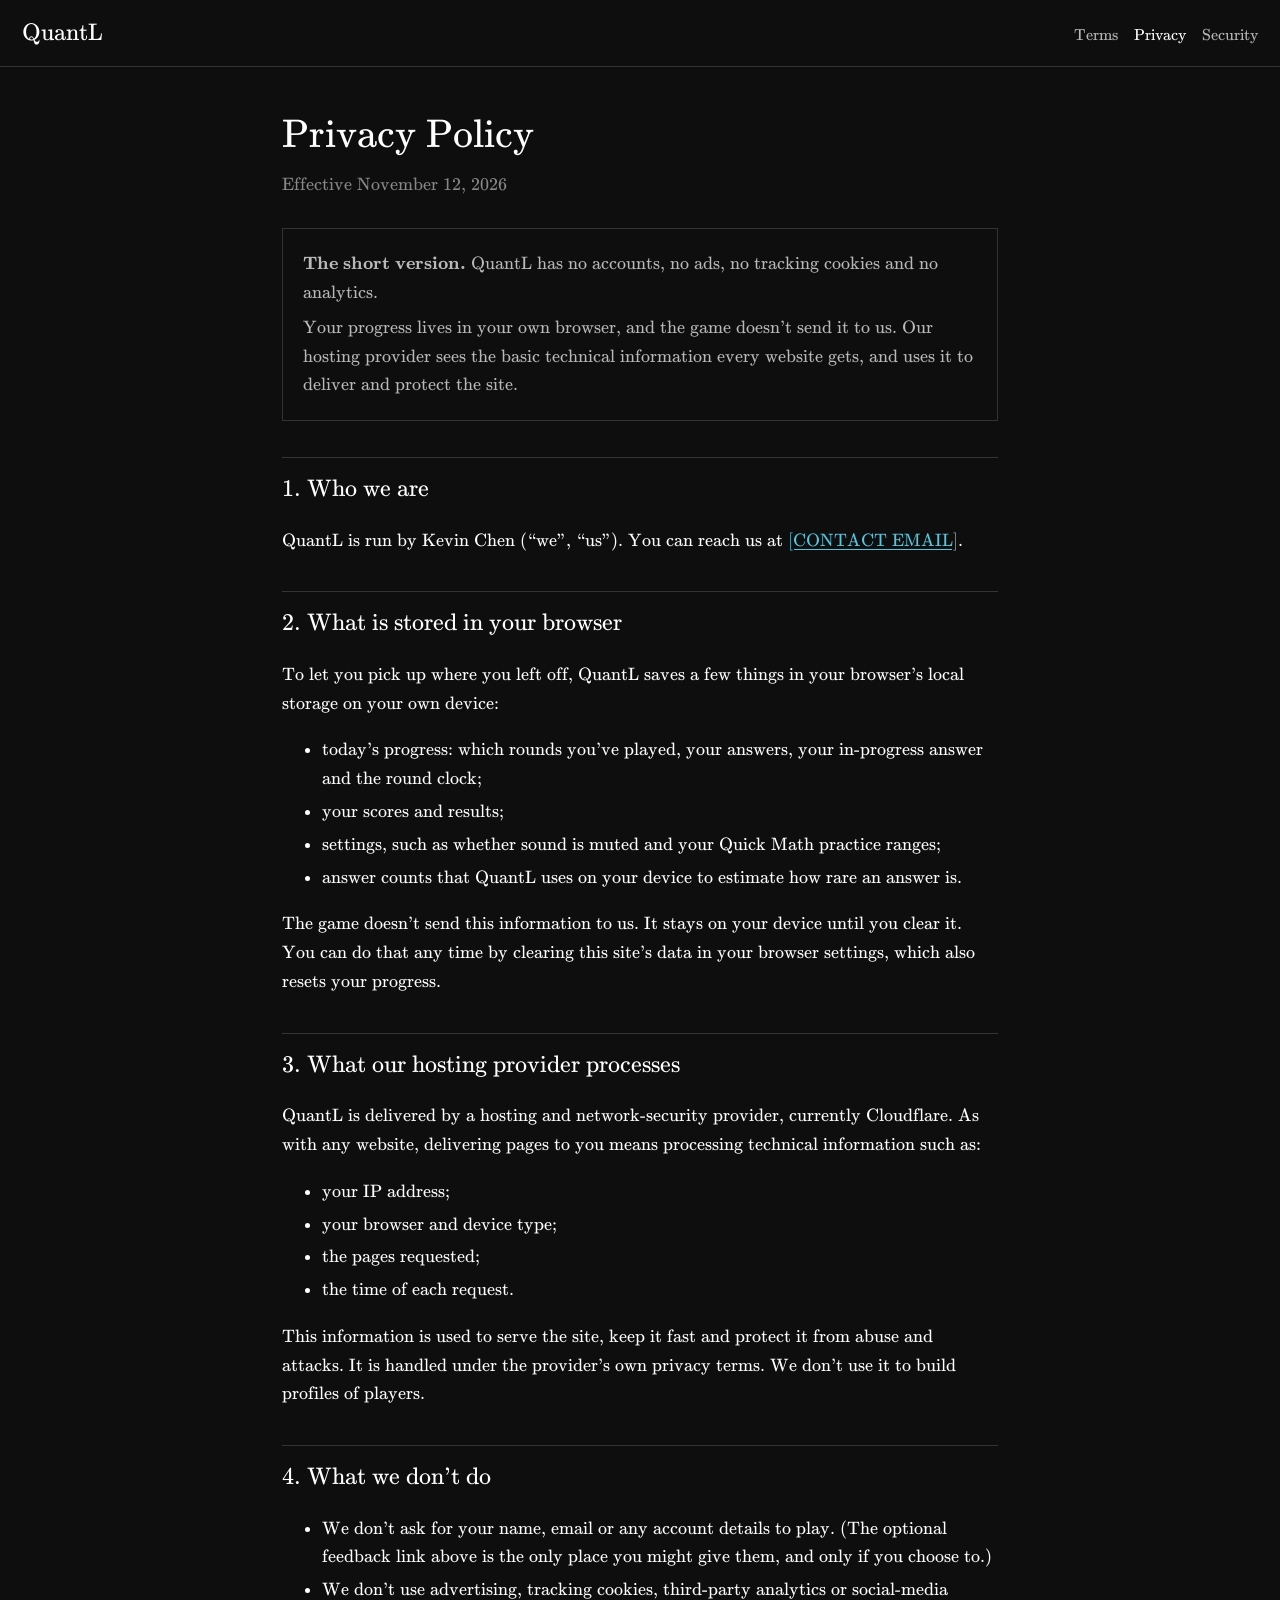
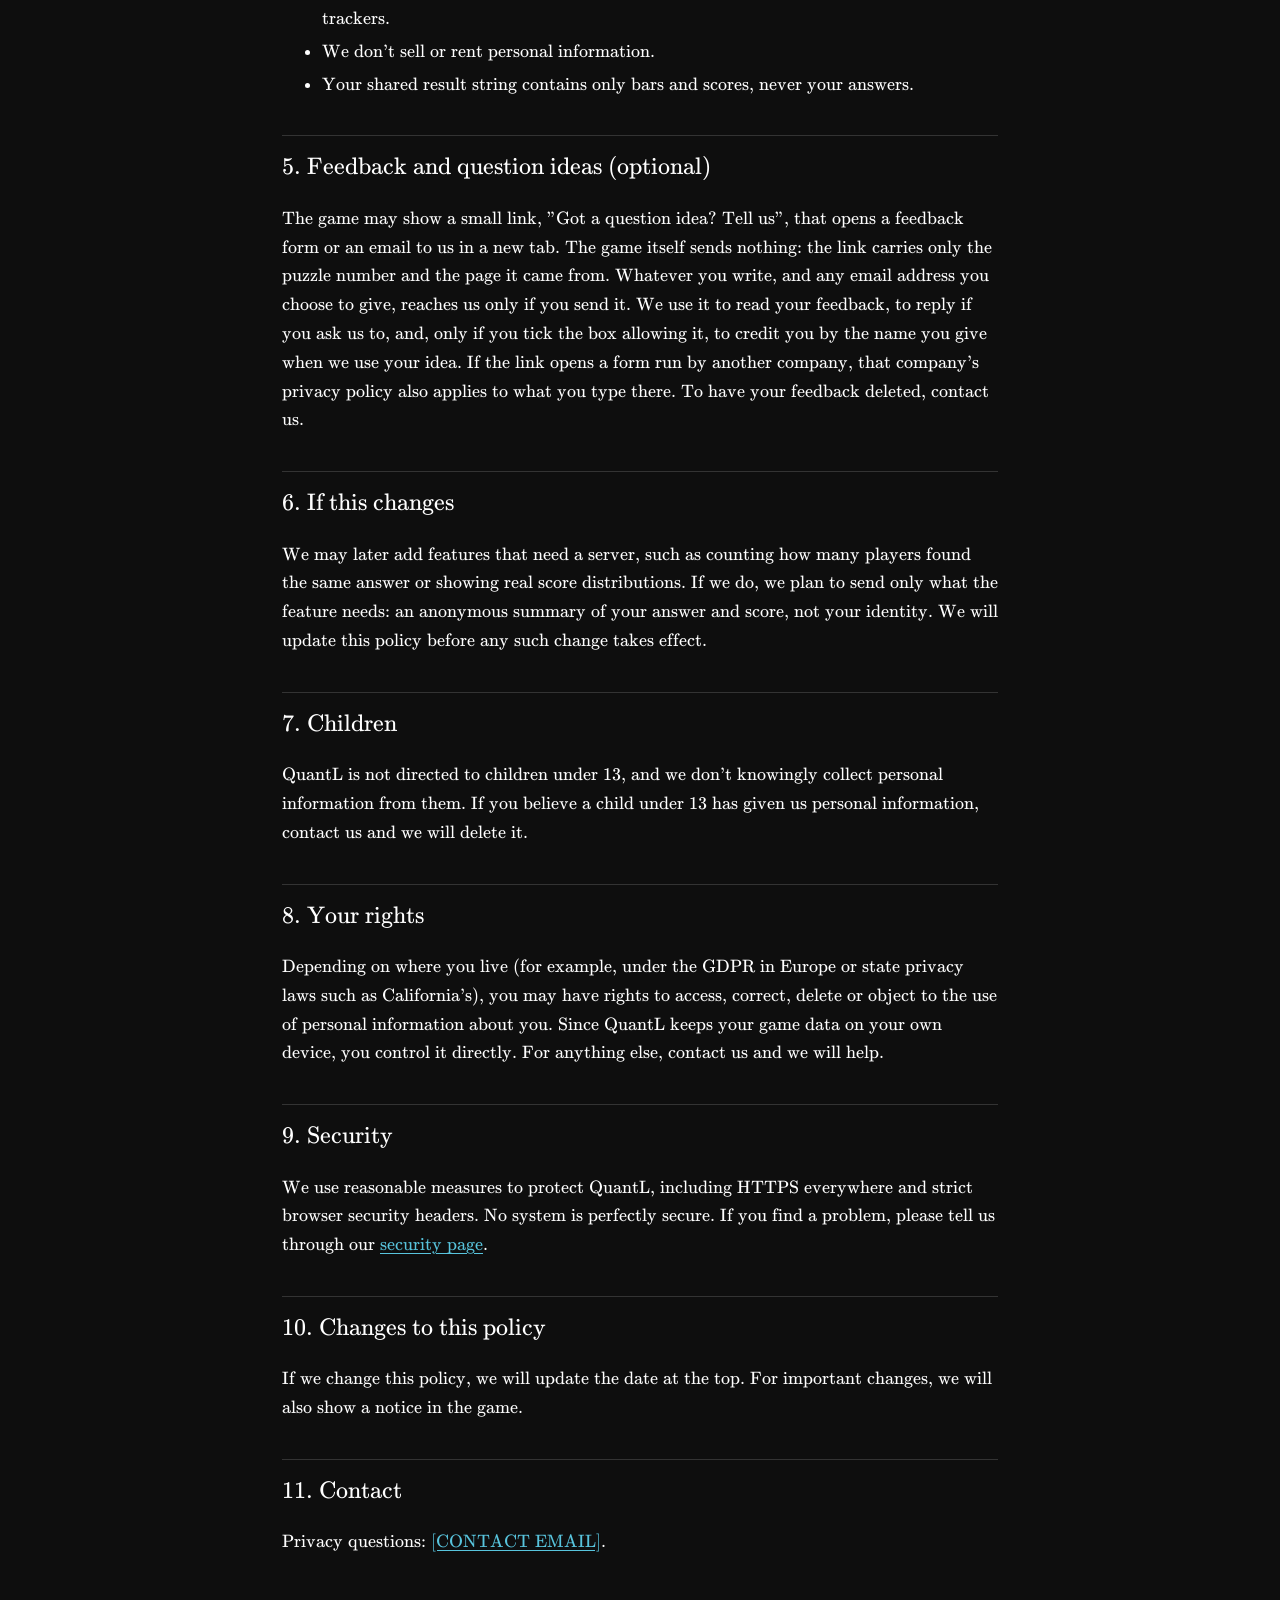
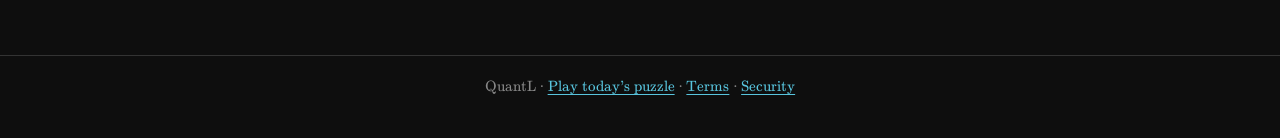
<file: privacy.html>
<!doctype html>
<html lang="en">
  <head>
    <meta charset="utf-8" />
    <meta name="viewport" content="width=device-width, initial-scale=1" />
    <meta name="color-scheme" content="dark" />
    <meta name="theme-color" content="#0e0e0e" />
    <link rel="icon" href="data:image/svg+xml,%3Csvg xmlns='http://www.w3.org/2000/svg' viewBox='0 0 32 32'%3E%3Crect width='32' height='32' fill='%230e0e0e'/%3E%3Ccircle cx='16' cy='16' r='10' fill='none' stroke='%2358C4DD' stroke-width='2.5'/%3E%3Cpath d='M16 6 A10 10 0 0 1 26 16' fill='none' stroke='%23FFFF00' stroke-width='2.5'/%3E%3C/svg%3E" />
    <title>Privacy Policy · QuantL</title>
    <link rel="stylesheet" crossorigin href="./assets/legal-BlPbg0Vs.css">
  </head>
  <body>
    <header>
      <a class="brand" href="./">QuantL</a>
      <nav aria-label="Legal">
        <a href="./terms.html">Terms</a>
        <a href="./privacy.html" aria-current="page">Privacy</a>
        <a href="./security.html">Security</a>
      </nav>
    </header>
    <main>
      <h1>Privacy Policy</h1>
      <p class="updated">Effective November 12, 2026</p>

      <div class="summary" role="note">
        <p><strong>The short version.</strong> QuantL has no accounts, no ads, no tracking cookies and no analytics.</p>
        <p>Your progress lives in your own browser, and the game doesn't send it to us. Our hosting provider sees the basic technical information every website gets, and uses it to deliver and protect the site.</p>
      </div>

      <h2>1. Who we are</h2>
      <p>QuantL is run by Kevin Chen (“we”, “us”). You can reach us at <a href="mailto:[CONTACT EMAIL]">[CONTACT EMAIL]</a>.</p>

      <h2>2. What is stored in your browser</h2>
      <p>To let you pick up where you left off, QuantL saves a few things in your browser's local storage on your own device:</p>
      <ul>
        <li>today's progress: which rounds you've played, your answers, your in-progress answer and the round clock;</li>
        <li>your scores and results;</li>
        <li>settings, such as whether sound is muted and your Quick Math practice ranges;</li>
        <li>answer counts that QuantL uses on your device to estimate how rare an answer is.</li>
      </ul>
      <p>
        The game doesn't send this information to us. It stays on your device until you clear it. You can do that any time by clearing
        this site's data in your browser settings, which also resets your progress.
      </p>

      <h2>3. What our hosting provider processes</h2>
      <p>
        QuantL is delivered by a hosting and network-security provider, currently Cloudflare. As with any website, delivering pages to
        you means processing technical information such as:
      </p>
      <ul>
        <li>your IP address;</li>
        <li>your browser and device type;</li>
        <li>the pages requested;</li>
        <li>the time of each request.</li>
      </ul>
      <p>
        This information is used to serve the site, keep it fast and protect it from abuse and attacks. It is handled under the
        provider's own privacy terms. We don't use it to build profiles of players.
      </p>

      <h2>4. What we don't do</h2>
      <ul>
        <li>We don't ask for your name, email or any account details to play. (The optional feedback link above is the only place you might give them, and only if you choose to.)</li>
        <li>We don't use advertising, tracking cookies, third-party analytics or social-media trackers.</li>
        <li>We don't sell or rent personal information.</li>
        <li>Your shared result string contains only bars and scores, never your answers.</li>
      </ul>

      <h2>5. Feedback and question ideas (optional)</h2>
      <p>
        The game may show a small link, "Got a question idea? Tell us", that opens a feedback form or an email to us in a new tab.
        The game itself sends nothing: the link carries only the puzzle number and the page it came from. Whatever you write, and
        any email address you choose to give, reaches us only if you send it. We use it to read your feedback, to reply if you ask
        us to, and, only if you tick the box allowing it, to credit you by the name you give when we use your idea. If the link
        opens a form run by another company, that company's privacy policy also applies to what you type there. To have your
        feedback deleted, contact us.
      </p>

      <h2>6. If this changes</h2>
      <p>
        We may later add features that need a server, such as counting how many players found the same answer or showing real
        score distributions. If we do, we plan to send only what the feature needs: an anonymous summary of your answer and score,
        not your identity. We will update this policy before any such change takes effect.
      </p>

      <h2>7. Children</h2>
      <p>
        QuantL is not directed to children under 13, and we don't knowingly collect personal information from them. If you believe a
        child under 13 has given us personal information, contact us and we will delete it.
      </p>

      <h2>8. Your rights</h2>
      <p>
        Depending on where you live (for example, under the GDPR in Europe or state privacy laws such as California's), you may have
        rights to access, correct, delete or object to the use of personal information about you. Since QuantL keeps your game data on
        your own device, you control it directly. For anything else, contact us and we will help.
      </p>

      <h2>9. Security</h2>
      <p>
        We use reasonable measures to protect QuantL, including HTTPS everywhere and strict browser security headers. No system is
        perfectly secure. If you find a problem, please tell us through our <a href="./security.html">security page</a>.
      </p>

      <h2>10. Changes to this policy</h2>
      <p>If we change this policy, we will update the date at the top. For important changes, we will also show a notice in the game.</p>

      <h2>11. Contact</h2>
      <p>Privacy questions: <a href="mailto:[CONTACT EMAIL]">[CONTACT EMAIL]</a>.</p>
    </main>
    <footer>QuantL · <a href="./">Play today's puzzle</a> · <a href="./terms.html">Terms</a> · <a href="./security.html">Security</a></footer>
  </body>
</html>
</file>
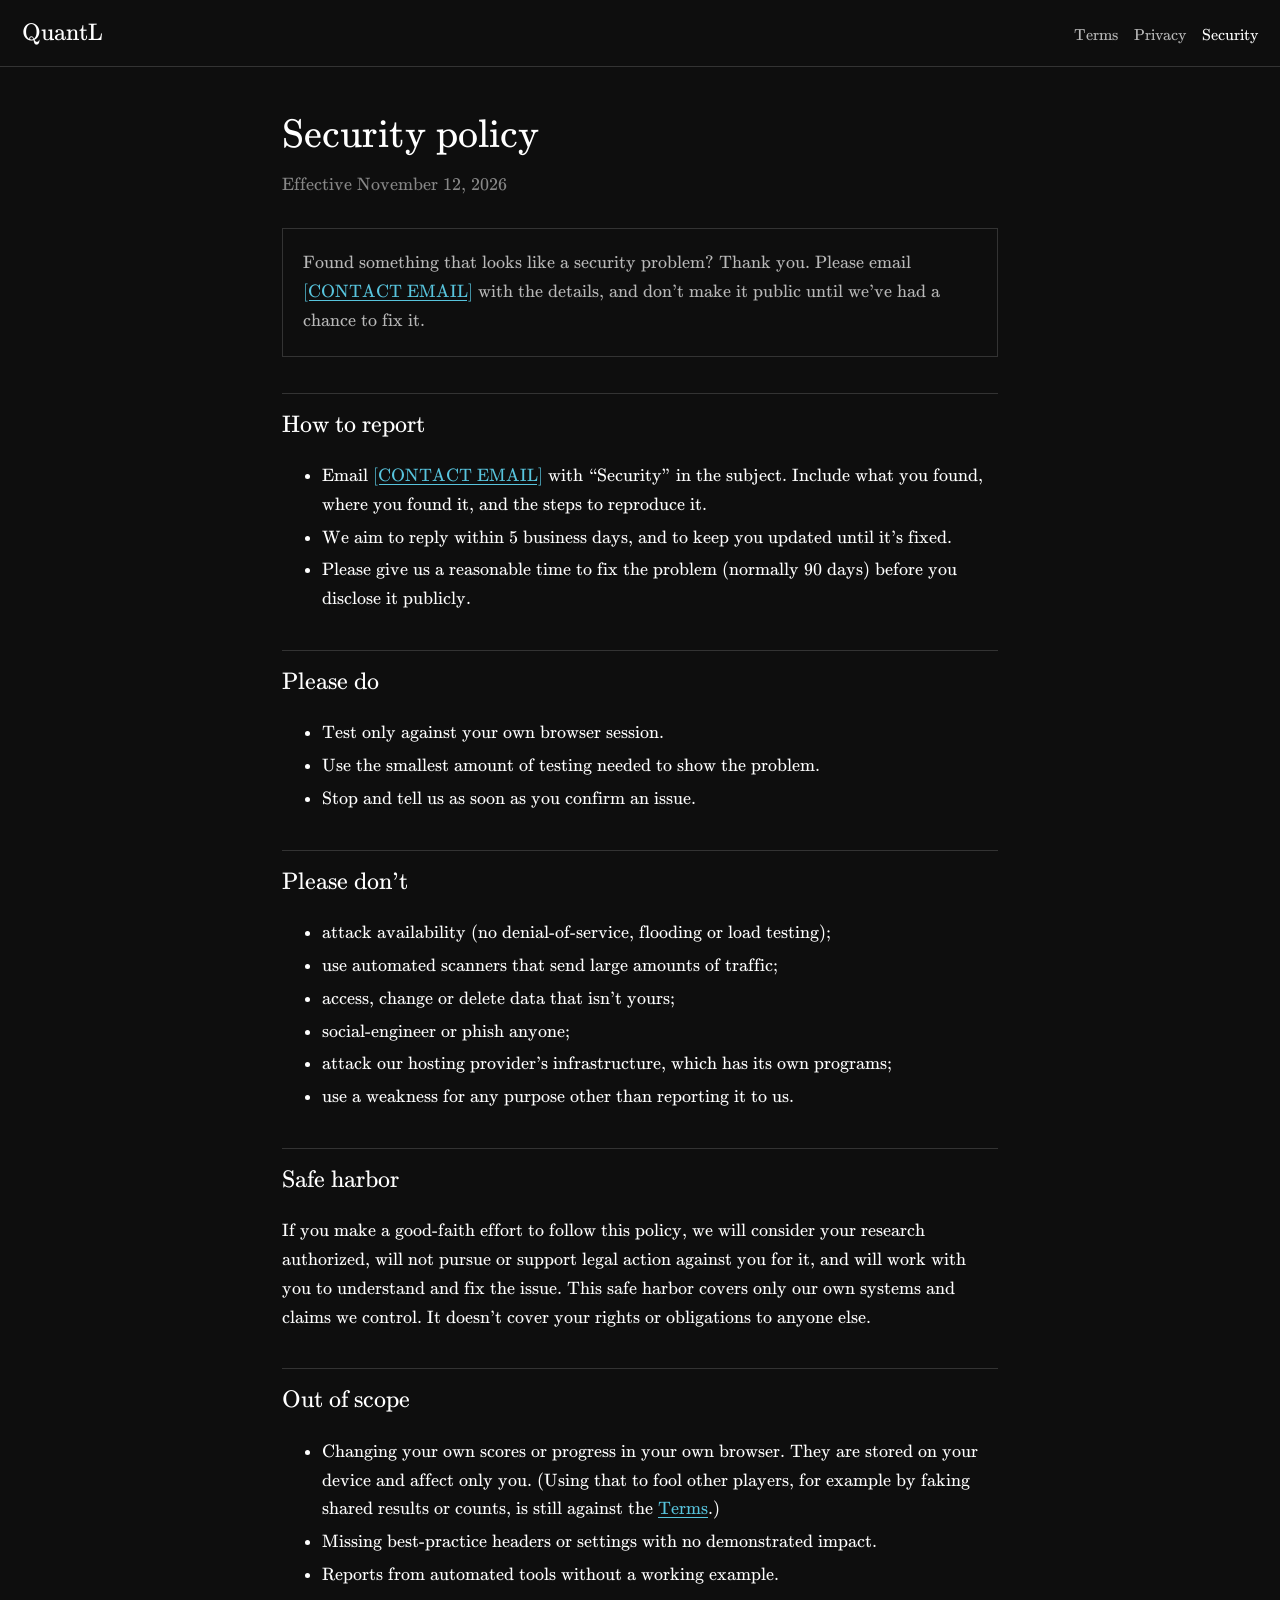
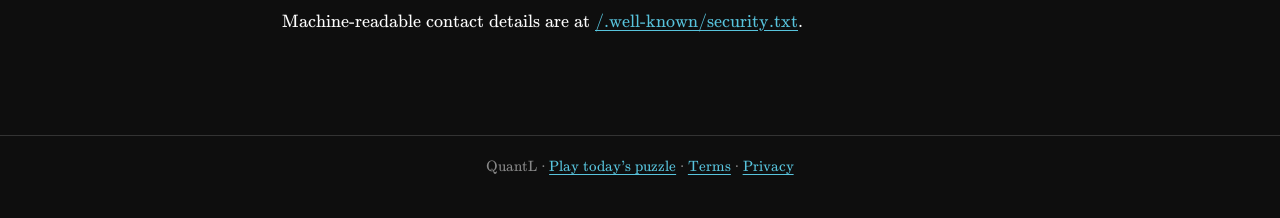
<file: security.html>
<!doctype html>
<html lang="en">
  <head>
    <meta charset="utf-8" />
    <meta name="viewport" content="width=device-width, initial-scale=1" />
    <meta name="color-scheme" content="dark" />
    <meta name="theme-color" content="#0e0e0e" />
    <link rel="icon" href="data:image/svg+xml,%3Csvg xmlns='http://www.w3.org/2000/svg' viewBox='0 0 32 32'%3E%3Crect width='32' height='32' fill='%230e0e0e'/%3E%3Ccircle cx='16' cy='16' r='10' fill='none' stroke='%2358C4DD' stroke-width='2.5'/%3E%3Cpath d='M16 6 A10 10 0 0 1 26 16' fill='none' stroke='%23FFFF00' stroke-width='2.5'/%3E%3C/svg%3E" />
    <title>Security · QuantL</title>
    <link rel="stylesheet" crossorigin href="./assets/legal-BlPbg0Vs.css">
  </head>
  <body>
    <header>
      <a class="brand" href="./">QuantL</a>
      <nav aria-label="Legal">
        <a href="./terms.html">Terms</a>
        <a href="./privacy.html">Privacy</a>
        <a href="./security.html" aria-current="page">Security</a>
      </nav>
    </header>
    <main>
      <h1>Security policy</h1>
      <p class="updated">Effective November 12, 2026</p>

      <div class="summary" role="note">
        <p>Found something that looks like a security problem? Thank you. Please email <a href="mailto:[CONTACT EMAIL]">[CONTACT EMAIL]</a> with the details, and don't make it public until we've had a chance to fix it.</p>
      </div>

      <h2>How to report</h2>
      <ul>
        <li>
          Email <a href="mailto:[CONTACT EMAIL]">[CONTACT EMAIL]</a> with “Security” in the subject. Include what you found, where you found it,
          and the steps to reproduce it.
        </li>
        <li>We aim to reply within 5 business days, and to keep you updated until it's fixed.</li>
        <li>Please give us a reasonable time to fix the problem (normally 90 days) before you disclose it publicly.</li>
      </ul>

      <h2>Please do</h2>
      <ul>
        <li>Test only against your own browser session.</li>
        <li>Use the smallest amount of testing needed to show the problem.</li>
        <li>Stop and tell us as soon as you confirm an issue.</li>
      </ul>

      <h2>Please don't</h2>
      <ul>
        <li>attack availability (no denial-of-service, flooding or load testing);</li>
        <li>use automated scanners that send large amounts of traffic;</li>
        <li>access, change or delete data that isn't yours;</li>
        <li>social-engineer or phish anyone;</li>
        <li>attack our hosting provider's infrastructure, which has its own programs;</li>
        <li>use a weakness for any purpose other than reporting it to us.</li>
      </ul>

      <h2>Safe harbor</h2>
      <p>
        If you make a good-faith effort to follow this policy, we will consider your research authorized, will not pursue or support
        legal action against you for it, and will work with you to understand and fix the issue. This safe harbor covers only our
        own systems and claims we control. It doesn't cover your rights or obligations to anyone else.
      </p>

      <h2>Out of scope</h2>
      <ul>
        <li>
          Changing your own scores or progress in your own browser. They are stored on your device and affect only you. (Using that
          to fool other players, for example by faking shared results or counts, is still against the <a href="./terms.html">Terms</a>.)
        </li>
        <li>Missing best-practice headers or settings with no demonstrated impact.</li>
        <li>Reports from automated tools without a working example.</li>
      </ul>
      <p>Machine-readable contact details are at <a href="./.well-known/security.txt">/.well-known/security.txt</a>.</p>
    </main>
    <footer>QuantL · <a href="./">Play today's puzzle</a> · <a href="./terms.html">Terms</a> · <a href="./privacy.html">Privacy</a></footer>
  </body>
</html>
</file>
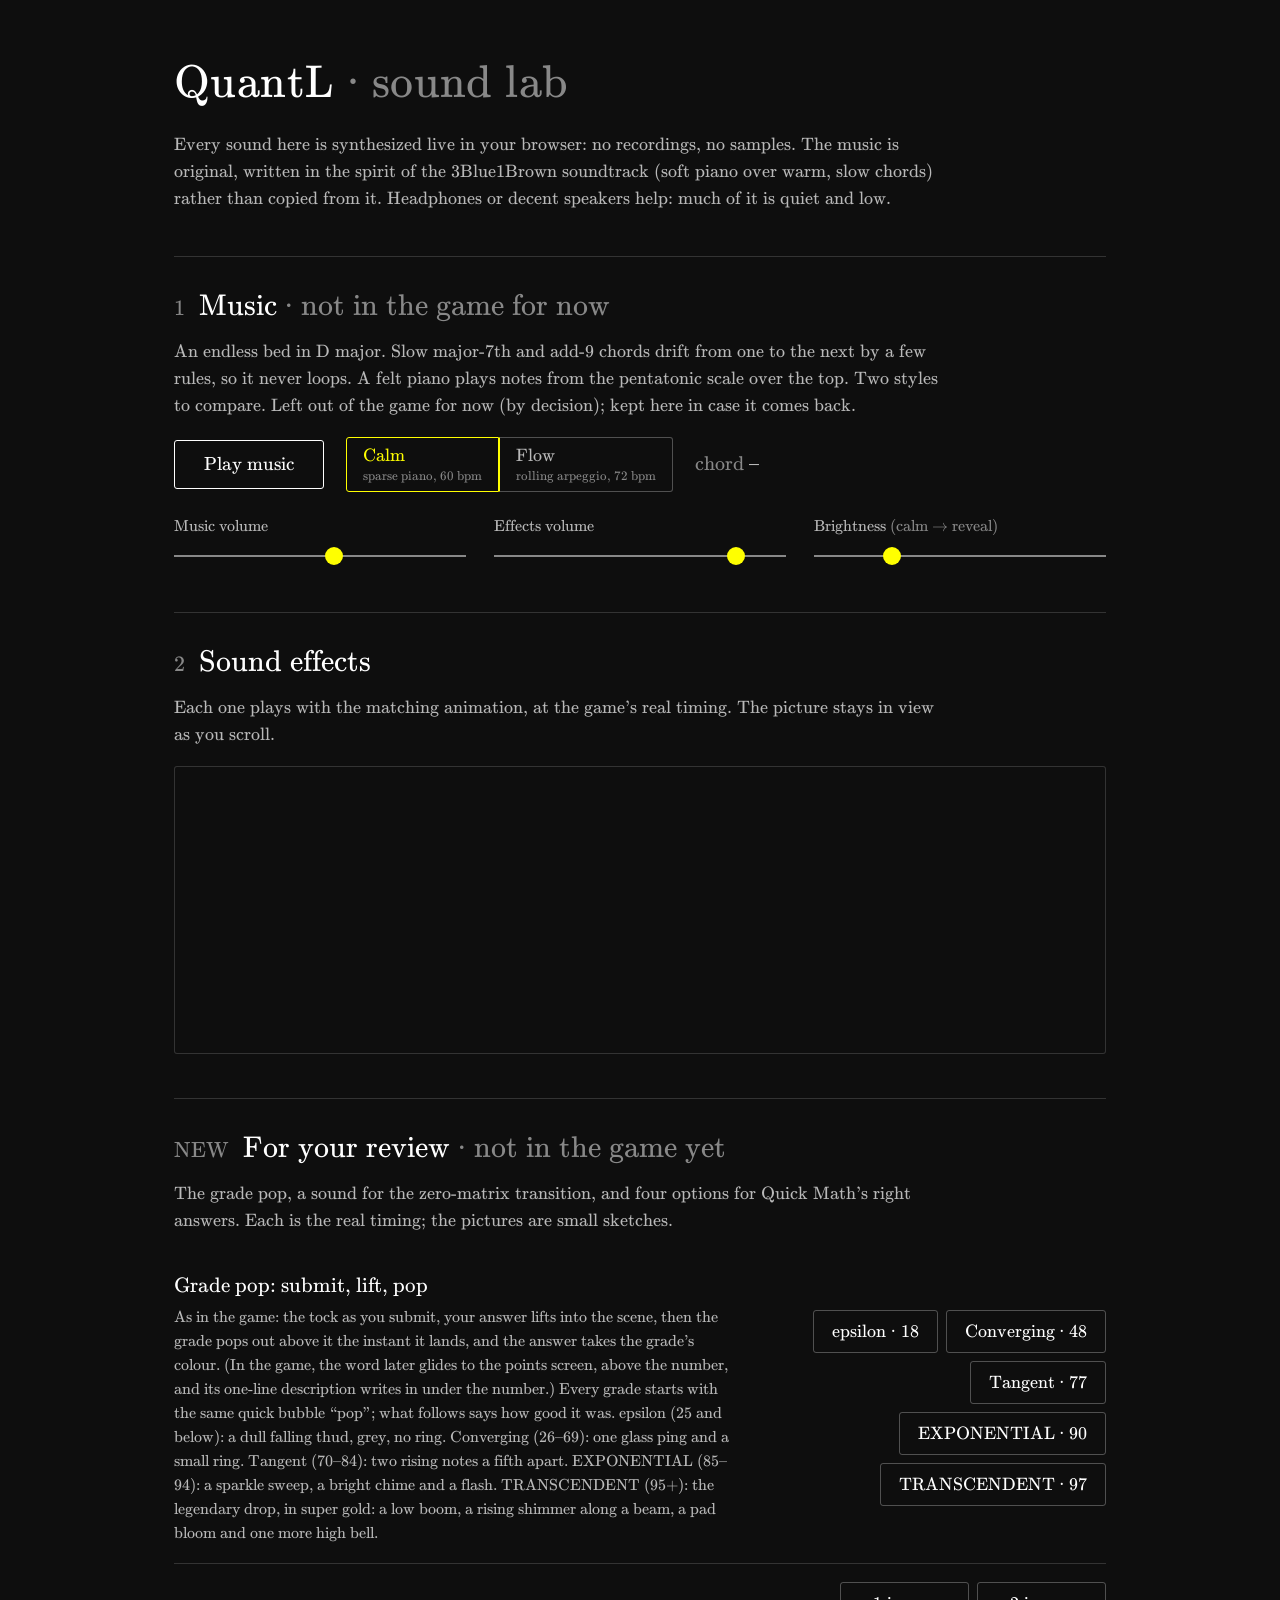
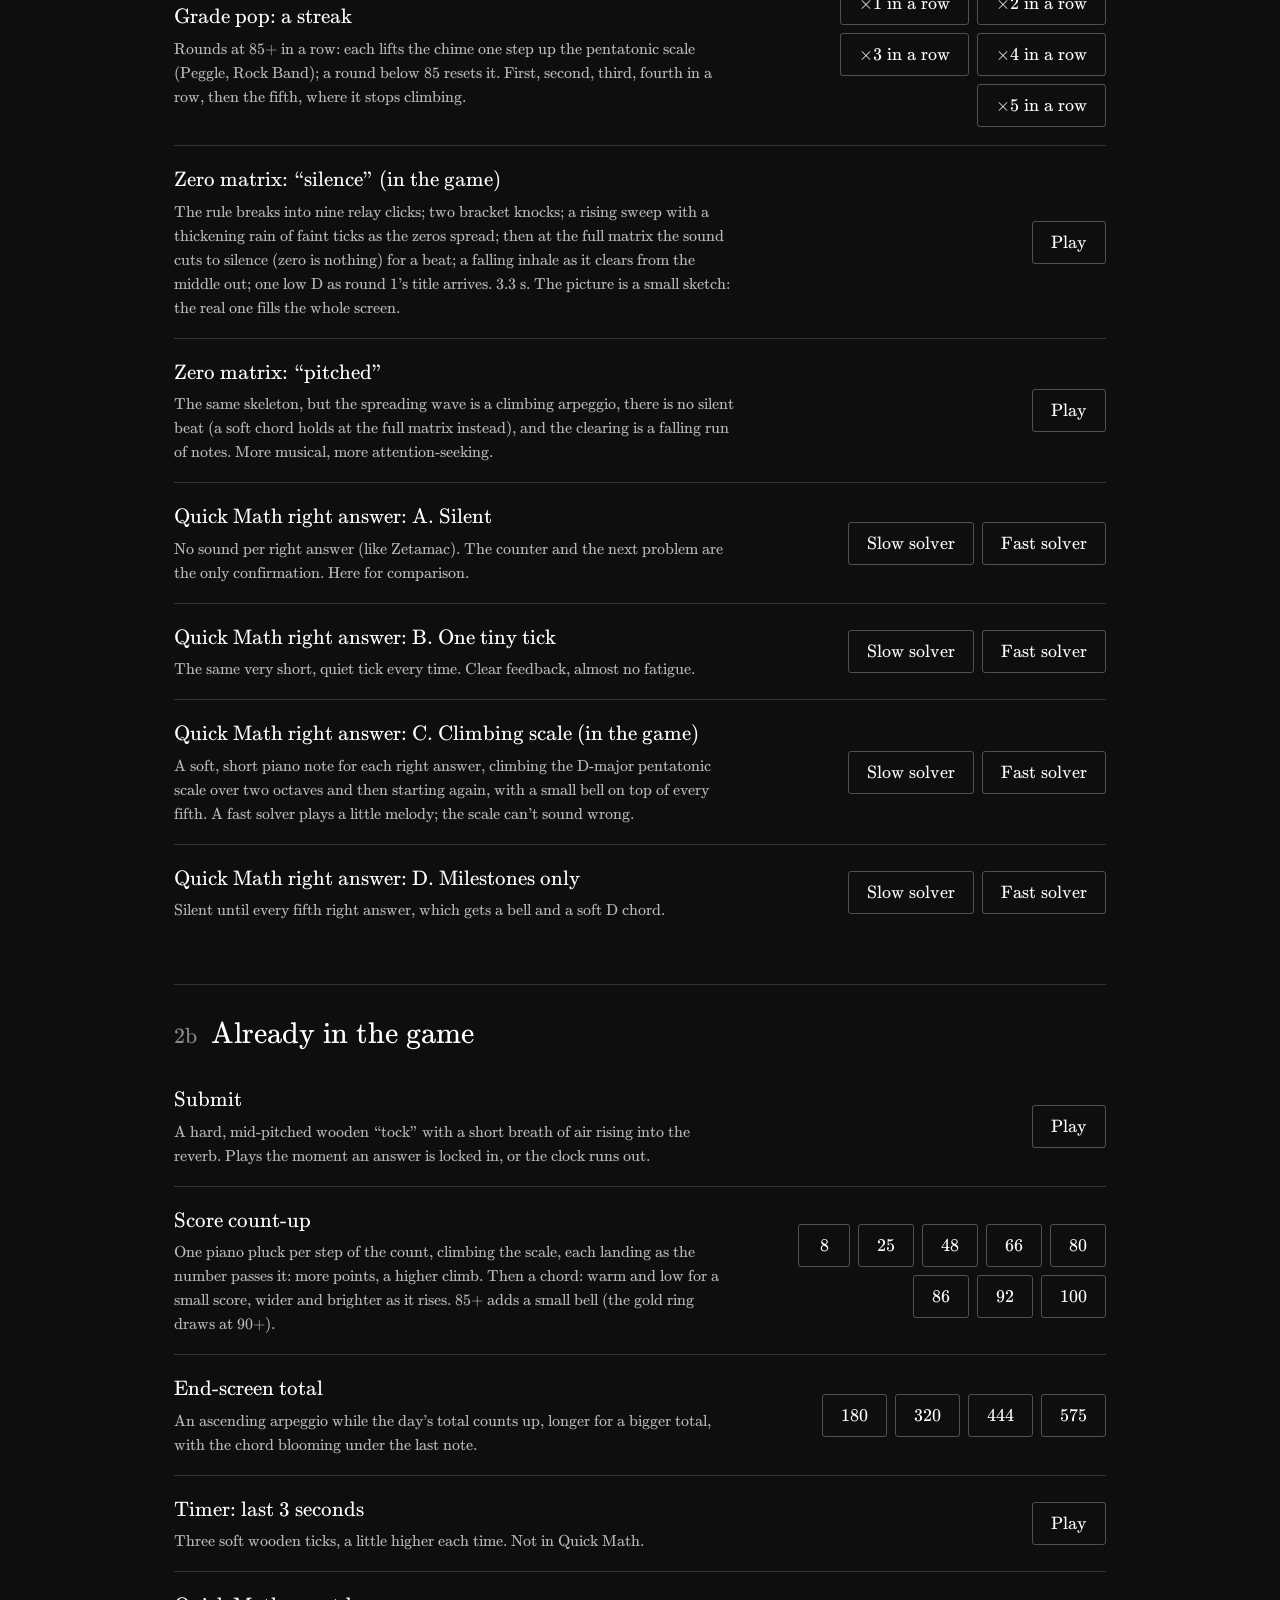
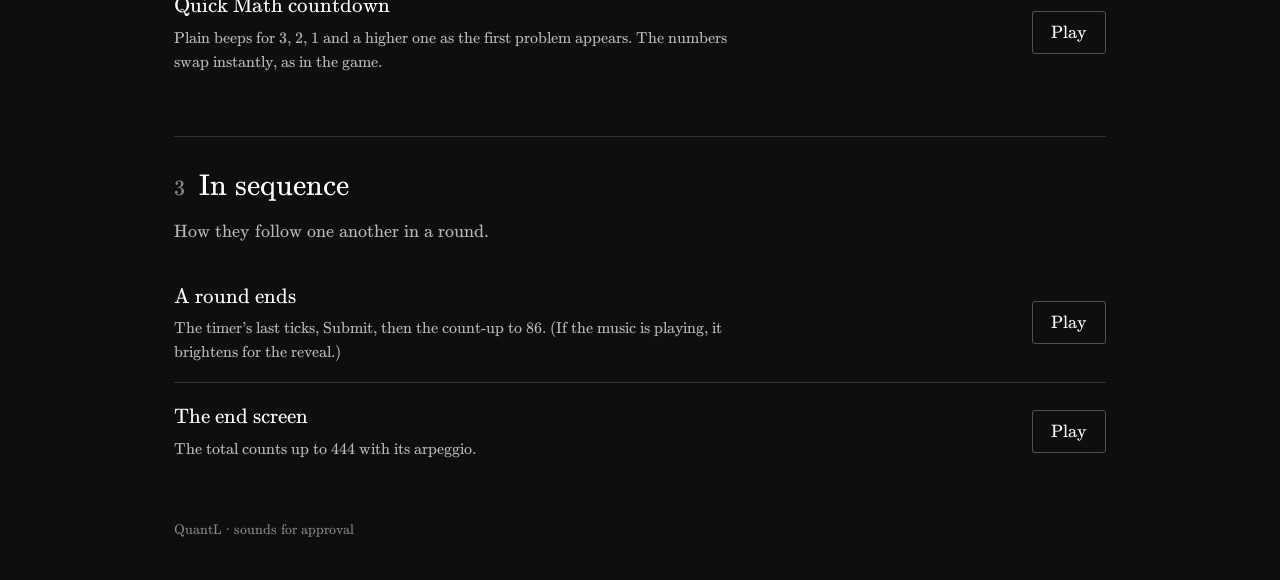
<file: soundlab.html>
<!doctype html>
<html lang="en">
  <head>
    <meta charset="utf-8" />
    <meta name="viewport" content="width=device-width, initial-scale=1" />
    <meta name="color-scheme" content="dark" />
    <meta name="theme-color" content="#0e0e0e" />
    <link rel="icon" href="data:image/svg+xml,%3Csvg xmlns='http://www.w3.org/2000/svg' viewBox='0 0 32 32'%3E%3Crect width='32' height='32' fill='%230e0e0e'/%3E%3Ccircle cx='16' cy='16' r='10' fill='none' stroke='%2358C4DD' stroke-width='2.5'/%3E%3Cpath d='M16 6 A10 10 0 0 1 26 16' fill='none' stroke='%23FFFF00' stroke-width='2.5'/%3E%3C/svg%3E" />
    <title>QuantL · sound lab</title>
    <script type="module" crossorigin src="./assets/soundlab-BL7brbIB.js"></script>
    <link rel="modulepreload" crossorigin href="./assets/rng-c1sZ0g33.js">
    <link rel="modulepreload" crossorigin href="./assets/rolldown-runtime-WkwZ5CU-.js">
    <link rel="modulepreload" crossorigin href="./assets/anim-BRg1IUY-.js">
    <link rel="modulepreload" crossorigin href="./assets/audio-DnTv5Ghs.js">
    <link rel="stylesheet" crossorigin href="./assets/anim-T8s_czkJ.css">
    <link rel="stylesheet" crossorigin href="./assets/soundlab-CxHcE7wK.css">
  </head>
  <body>
    <div id="app" aria-busy="true">
      <header class="lab-head">
        <h1>QuantL <span class="dim">· sound lab</span></h1>
        <p class="lede">
          Every sound here is synthesized live in your browser: no recordings, no samples. The music is original, written in the spirit of the
          3Blue1Brown soundtrack (soft piano over warm, slow chords) rather than copied from it. Headphones or decent speakers help: much of it is
          quiet and low.
        </p>
      </header>
      <main>
        <section class="card">
          <h2><span class="num">1</span>Music <span class="dim">· not in the game for now</span></h2>
          <p class="note">
            An endless bed in D major. Slow major-7th and add-9 chords drift from one to the next by a few rules, so it never loops. A felt piano
            plays notes from the pentatonic scale over the top. Two styles to compare. Left out of the game for now (by decision); kept here
            in case it comes back.
          </p>
          <div class="row">
            <button id="music-toggle" class="primary" type="button">Play music</button>
            <div class="seg" role="group" aria-label="Music style">
              <button type="button" data-style="calm" aria-pressed="true">Calm<small>sparse piano, 60 bpm</small></button>
              <button type="button" data-style="flow" aria-pressed="false">Flow<small>rolling arpeggio, 72 bpm</small></button>
            </div>
            <span class="now" aria-live="polite"><span class="dim">chord</span> <span id="chord">–</span></span>
          </div>
          <div class="sliders">
            <label><span>Music volume</span><input type="range" id="vol-music" min="0" max="1" step="0.01" value="0.55" /></label>
            <label><span>Effects volume</span><input type="range" id="vol-sfx" min="0" max="1" step="0.01" value="0.85" /></label>
            <label><span>Brightness <span class="dim">(calm → reveal)</span></span><input type="range" id="bright" min="0" max="1" step="0.01" value="0.25" /></label>
          </div>
        </section>

        <section class="card">
          <h2><span class="num">2</span>Sound effects</h2>
          <p class="note">Each one plays with the matching animation, at the game’s real timing. The picture stays in view as you scroll.</p>
        </section>
        <div class="fx-wrap">
          <div class="lab-stage" id="lab-stage" aria-hidden="true"></div>
          <section class="card">
            <h2><span class="num">NEW</span>For your review <span class="dim">· not in the game yet</span></h2>
            <p class="note">
              The grade pop, a sound for the zero-matrix transition, and four options for Quick Math’s right answers. Each is the real timing; the
              pictures are small sketches.
            </p>
          </section>
          <div class="fx-list" id="new-list"></div>
          <section class="card">
            <h2><span class="num">2b</span>Already in the game</h2>
          </section>
          <div class="fx-list" id="fx-list"></div>
          <section class="card">
            <h2><span class="num">3</span>In sequence</h2>
            <p class="note">How they follow one another in a round.</p>
            <div class="fx-list" id="seq-list"></div>
          </section>
        </div>
      </main>
      <footer class="lab-foot">QuantL · sounds for approval</footer>
    </div>
  </body>
</html>
</file>
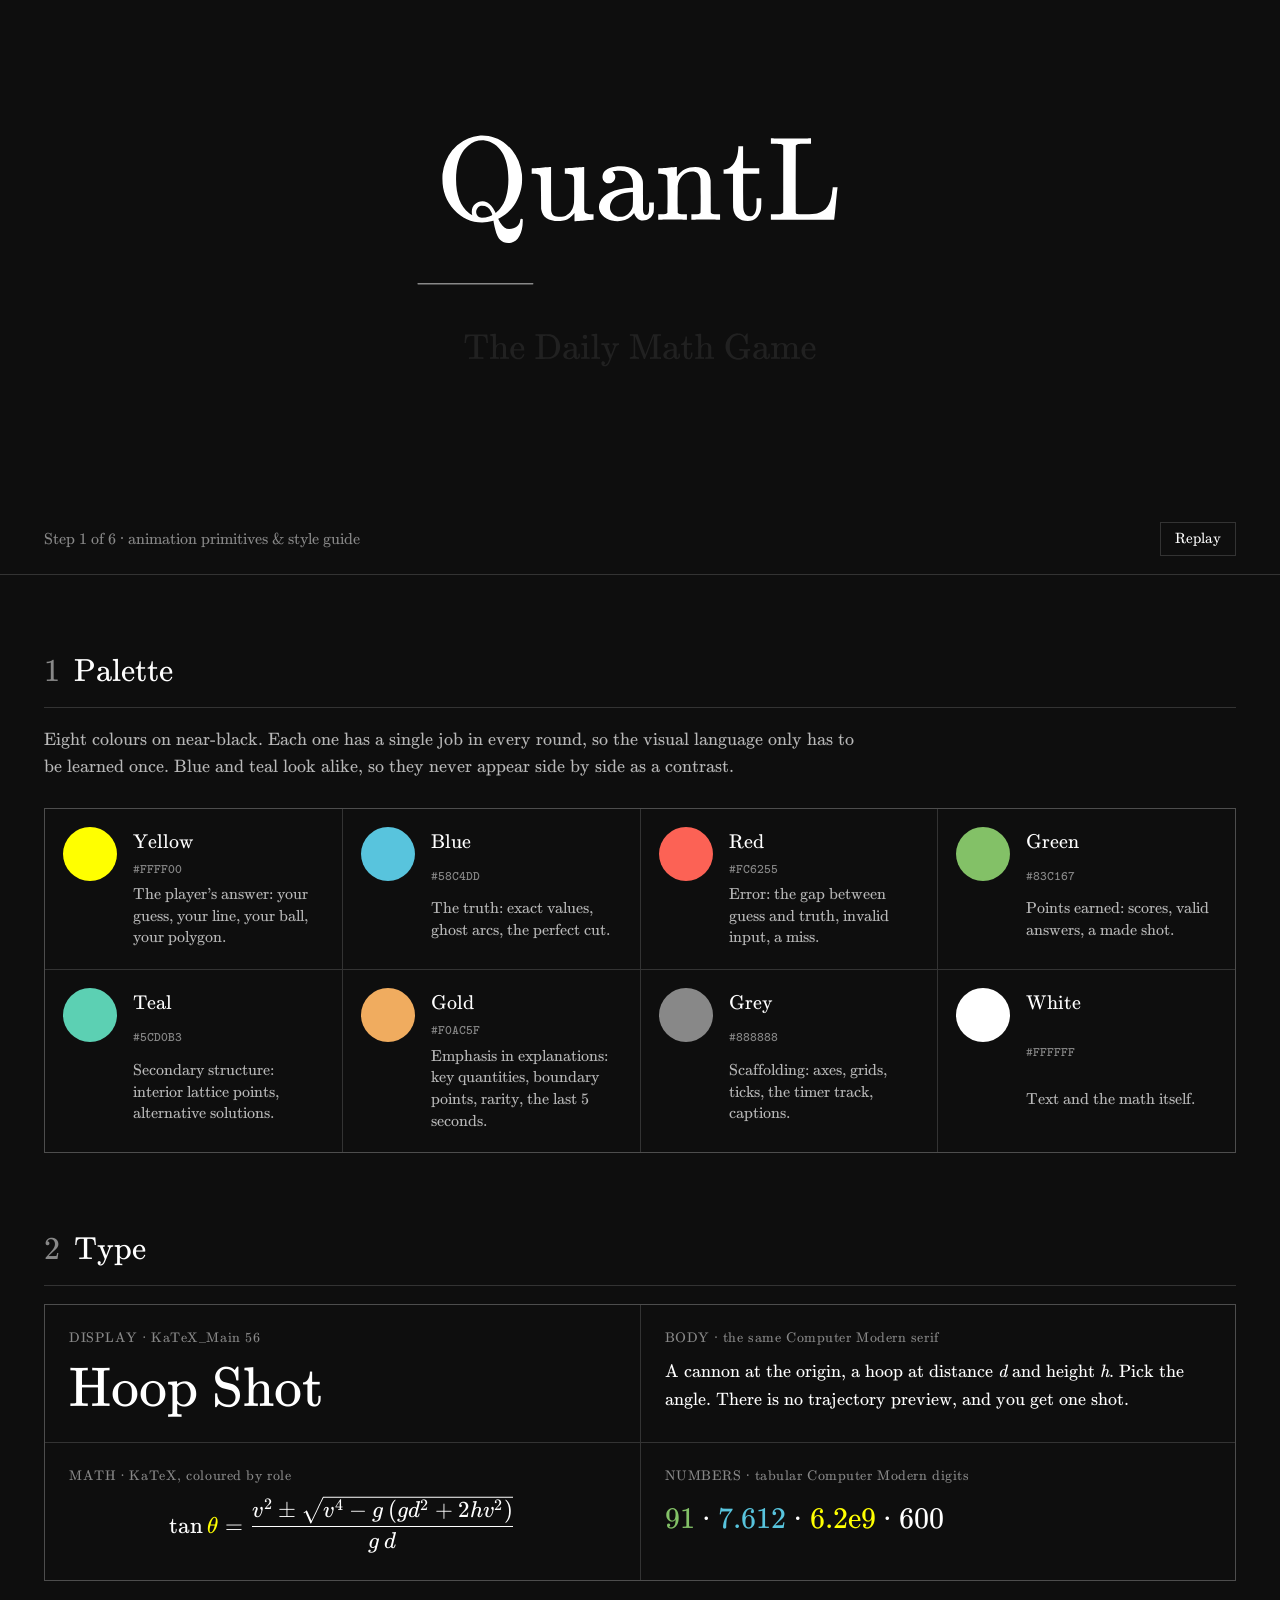
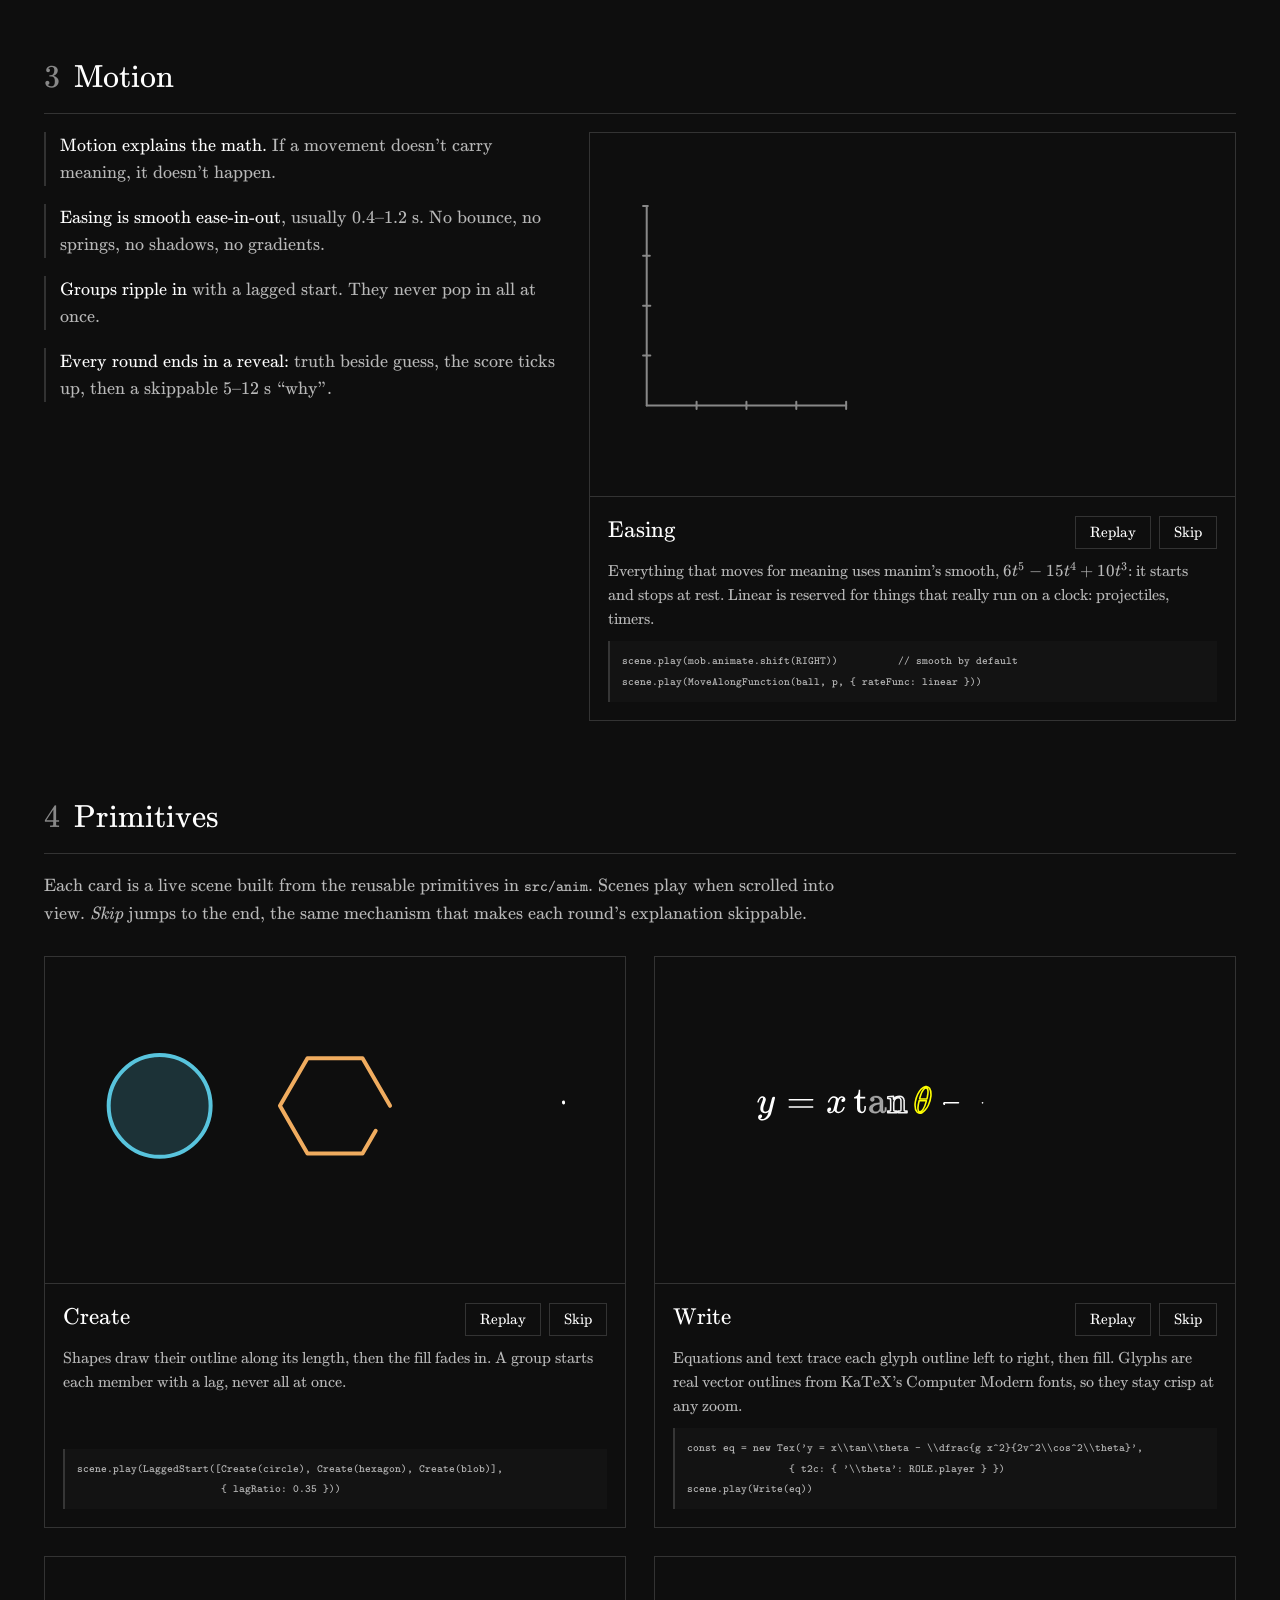
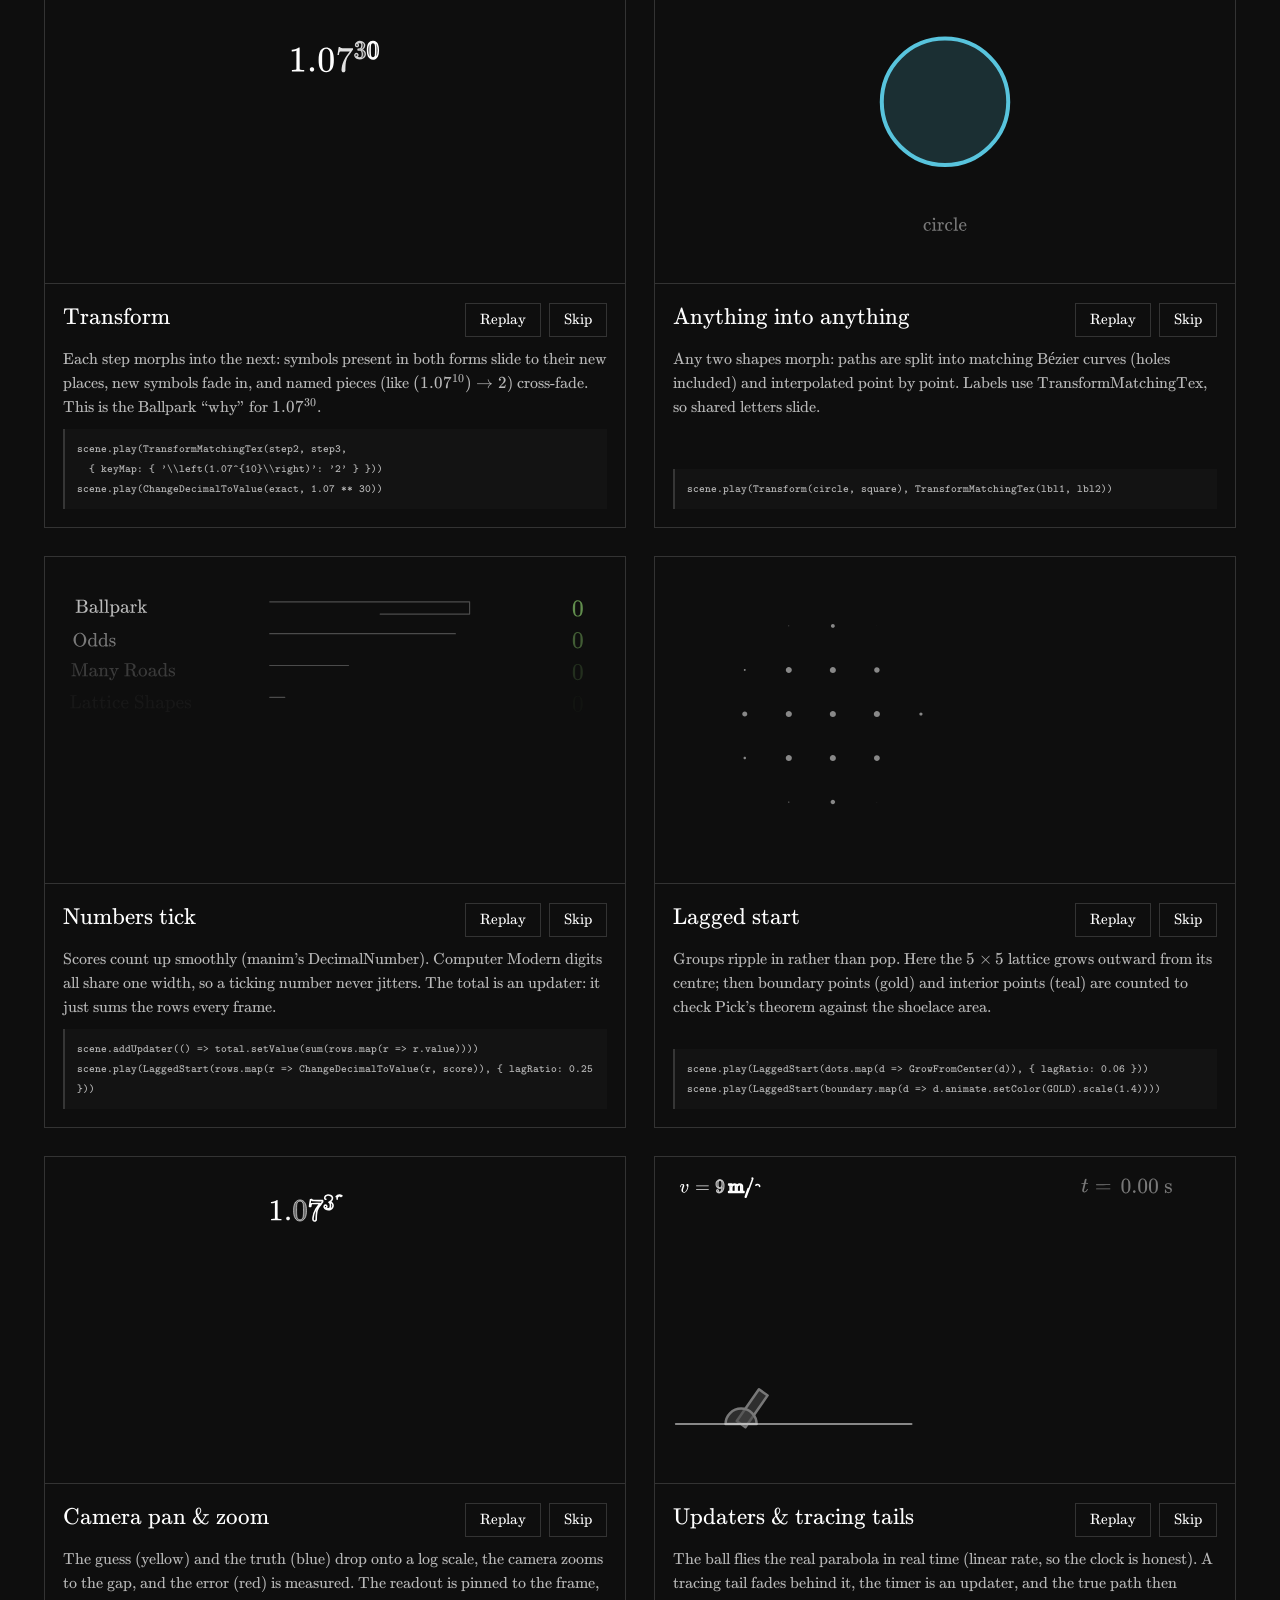
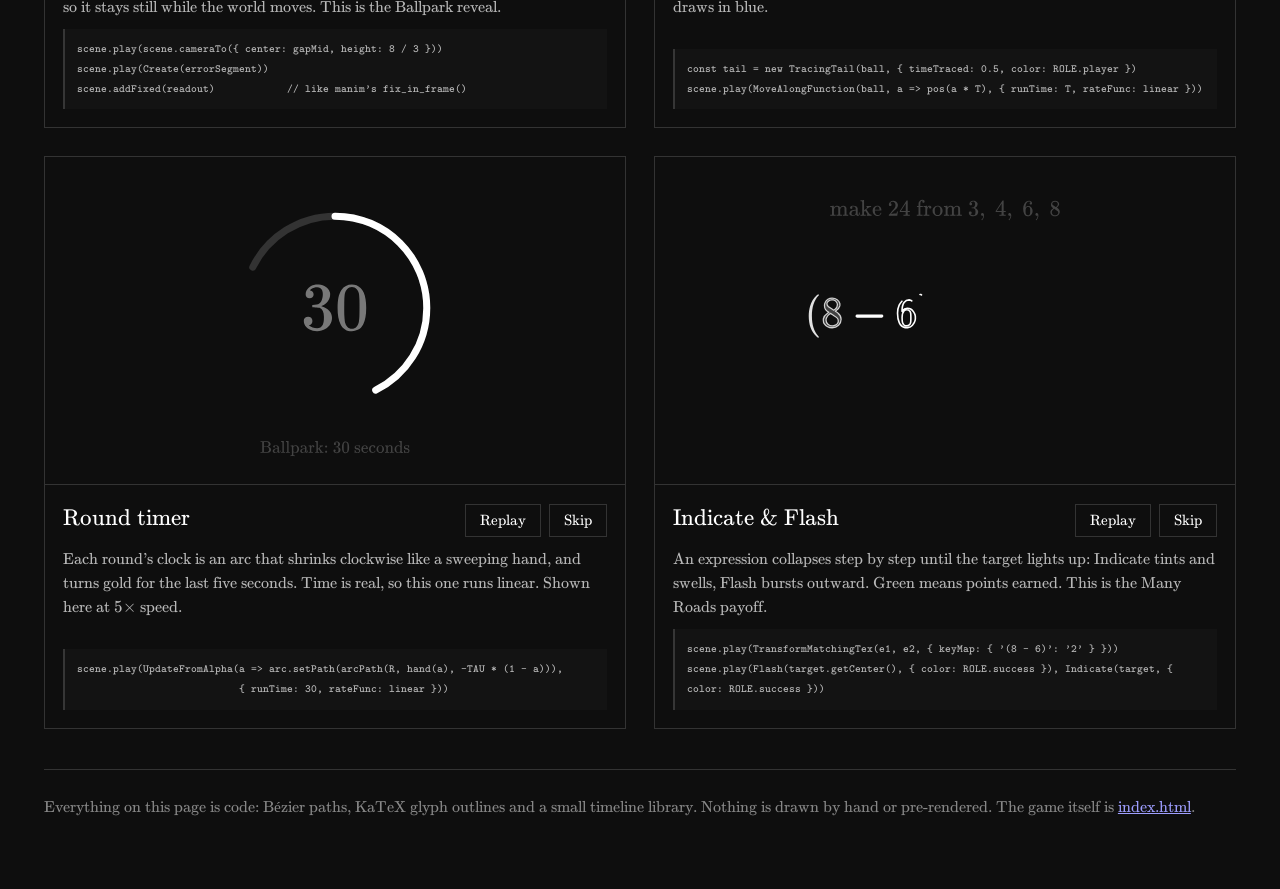
<file: styleguide.html>
<!doctype html>
<html lang="en">
  <head>
    <meta charset="utf-8" />
    <meta name="viewport" content="width=device-width, initial-scale=1" />
    <meta name="color-scheme" content="dark" />
    <title>QuantL · Animation primitives &amp; style guide</title>
    <script type="module" crossorigin src="./assets/styleguide-Bb0apbD3.js"></script>
    <link rel="modulepreload" crossorigin href="./assets/rng-c1sZ0g33.js">
    <link rel="modulepreload" crossorigin href="./assets/rolldown-runtime-WkwZ5CU-.js">
    <link rel="modulepreload" crossorigin href="./assets/anim-BRg1IUY-.js">
    <link rel="stylesheet" crossorigin href="./assets/anim-T8s_czkJ.css">
    <link rel="stylesheet" crossorigin href="./assets/styleguide-BadaV8uf.css">
  </head>
  <body>
    <div id="app" aria-busy="true">
      <header class="hero">
        <div class="stage hero-stage" id="hero-stage" aria-label="QuantL title animation"></div>
        <div class="hero-meta">
          <span>Step 1 of 6 · animation primitives &amp; style guide</span>
          <button class="ghost" id="hero-replay" type="button">Replay</button>
        </div>
      </header>
      <main>
        <section>
          <h2><span class="num">1</span>Palette</h2>
          <p class="lede">
            Eight colours on near-black. Each one has a single job in every round, so the visual language only has to be learned once.
            Blue and teal look alike, so they never appear side by side as a contrast.
          </p>
          <div class="swatches" id="swatches"></div>
        </section>

        <section>
          <h2><span class="num">2</span>Type</h2>
          <div class="type-grid" id="type"></div>
        </section>

        <section>
          <h2><span class="num">3</span>Motion</h2>
          <div class="motion-layout">
          <ul class="rules">
            <li><b>Motion explains the math.</b> If a movement doesn’t carry meaning, it doesn’t happen.</li>
            <li><b>Easing is smooth ease-in-out</b>, usually 0.4–1.2 s. No bounce, no springs, no shadows, no gradients.</li>
            <li><b>Groups ripple in</b> with a lagged start. They never pop in all at once.</li>
            <li><b>Every round ends in a reveal:</b> truth beside guess, the score ticks up, then a skippable 5–12 s “why”.</li>
          </ul>
          <div id="motion-demos"></div>
          </div>
        </section>

        <section>
          <h2><span class="num">4</span>Primitives</h2>
          <p class="lede">
            Each card is a live scene built from the reusable primitives in <code>src/anim</code>. Scenes play when scrolled into view.
            <em>Skip</em> jumps to the end, the same mechanism that makes each round’s explanation skippable.
          </p>
          <div class="grid" id="primitive-demos"></div>
        </section>
      </main>
      <footer>
        <p>
          Everything on this page is code: Bézier paths, KaTeX glyph outlines and a small timeline library. Nothing is drawn by hand or
          pre-rendered. The game itself is <a href="./index.html">index.html</a>.
        </p>
      </footer>
    </div>
  </body>
</html>
</file>
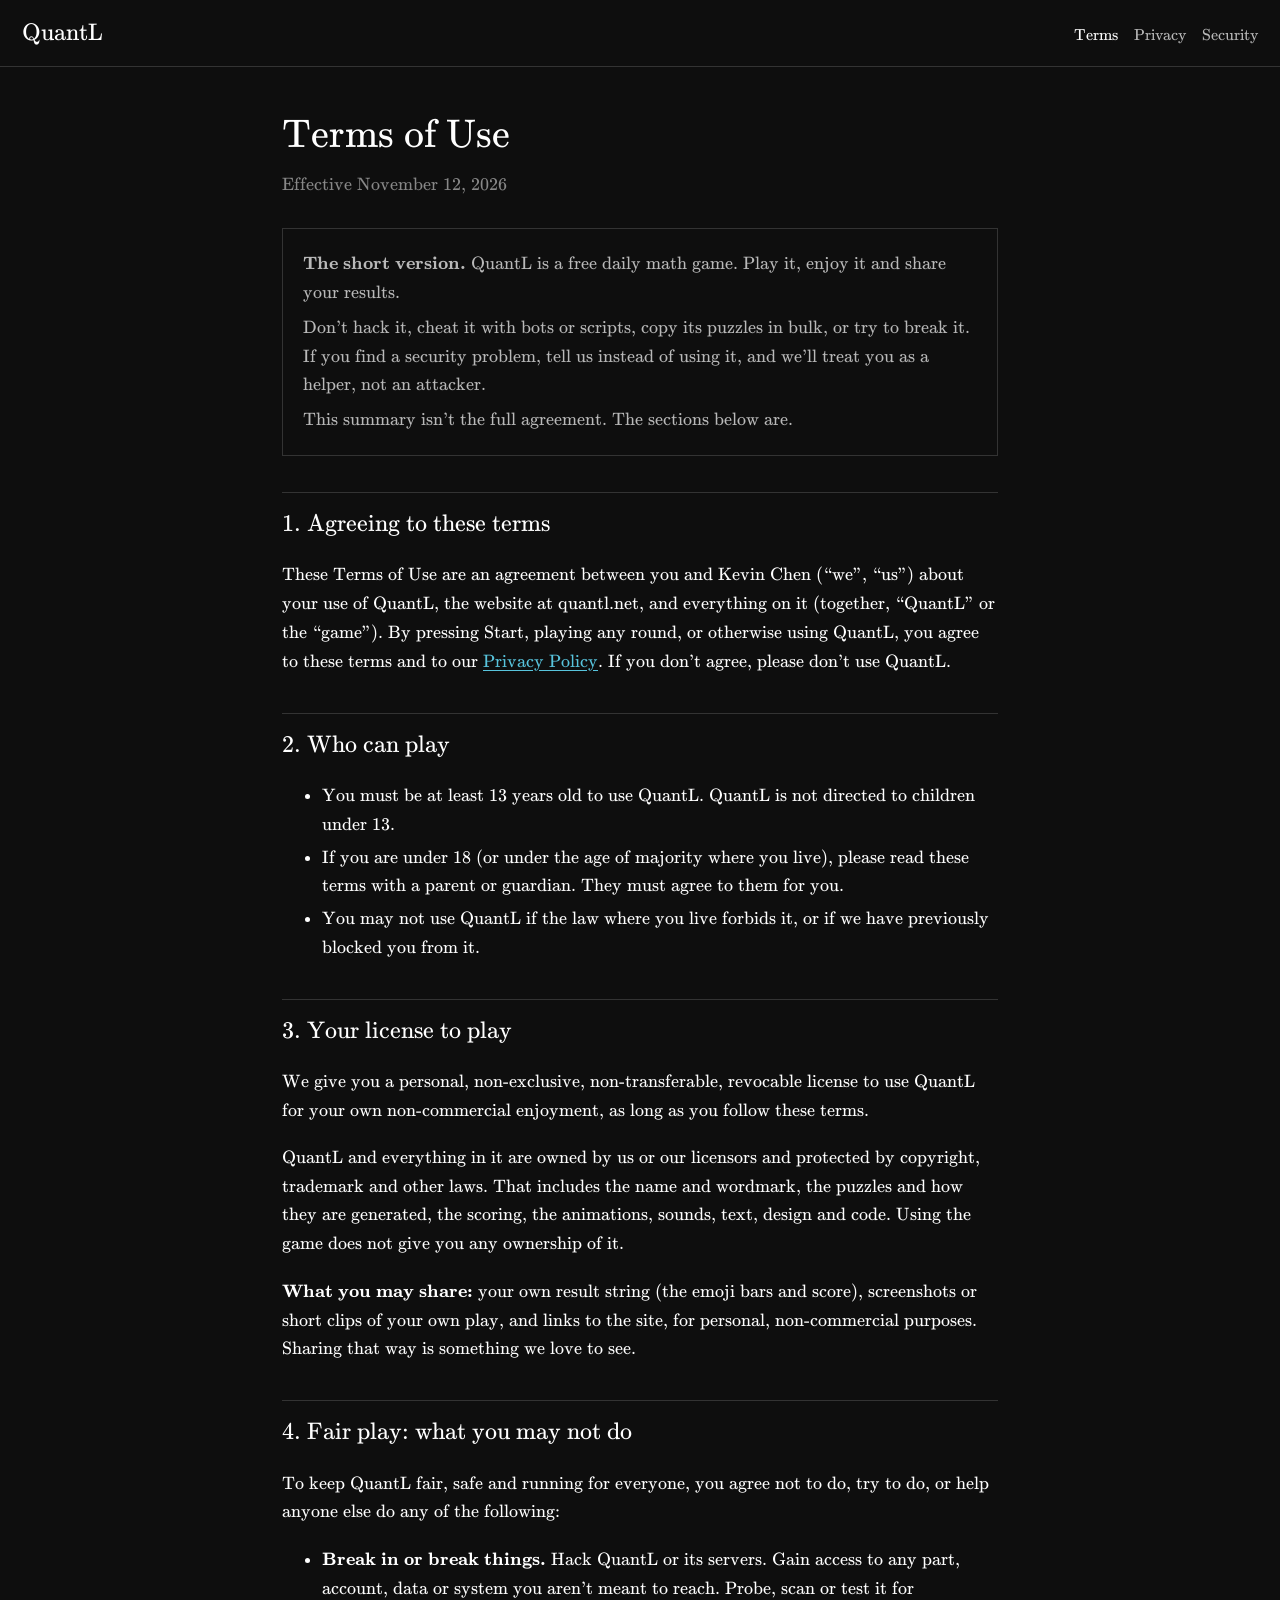
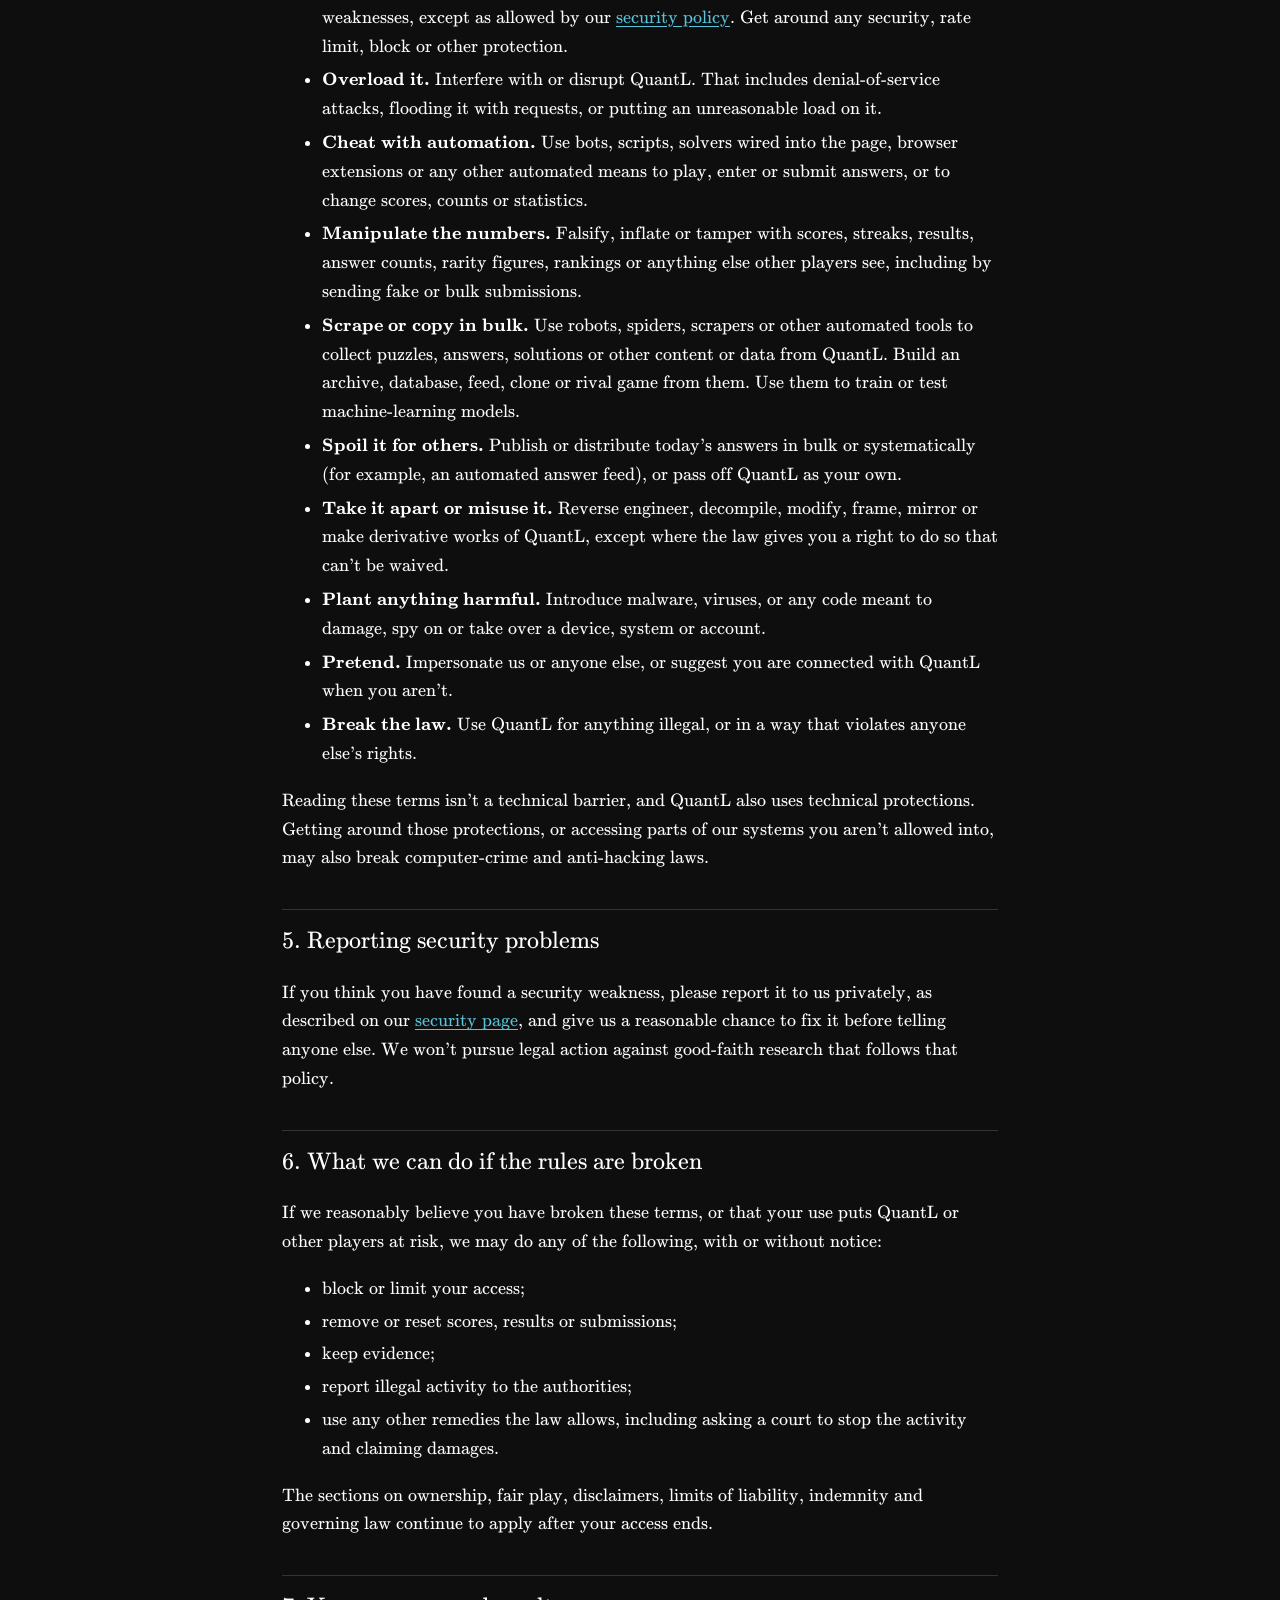
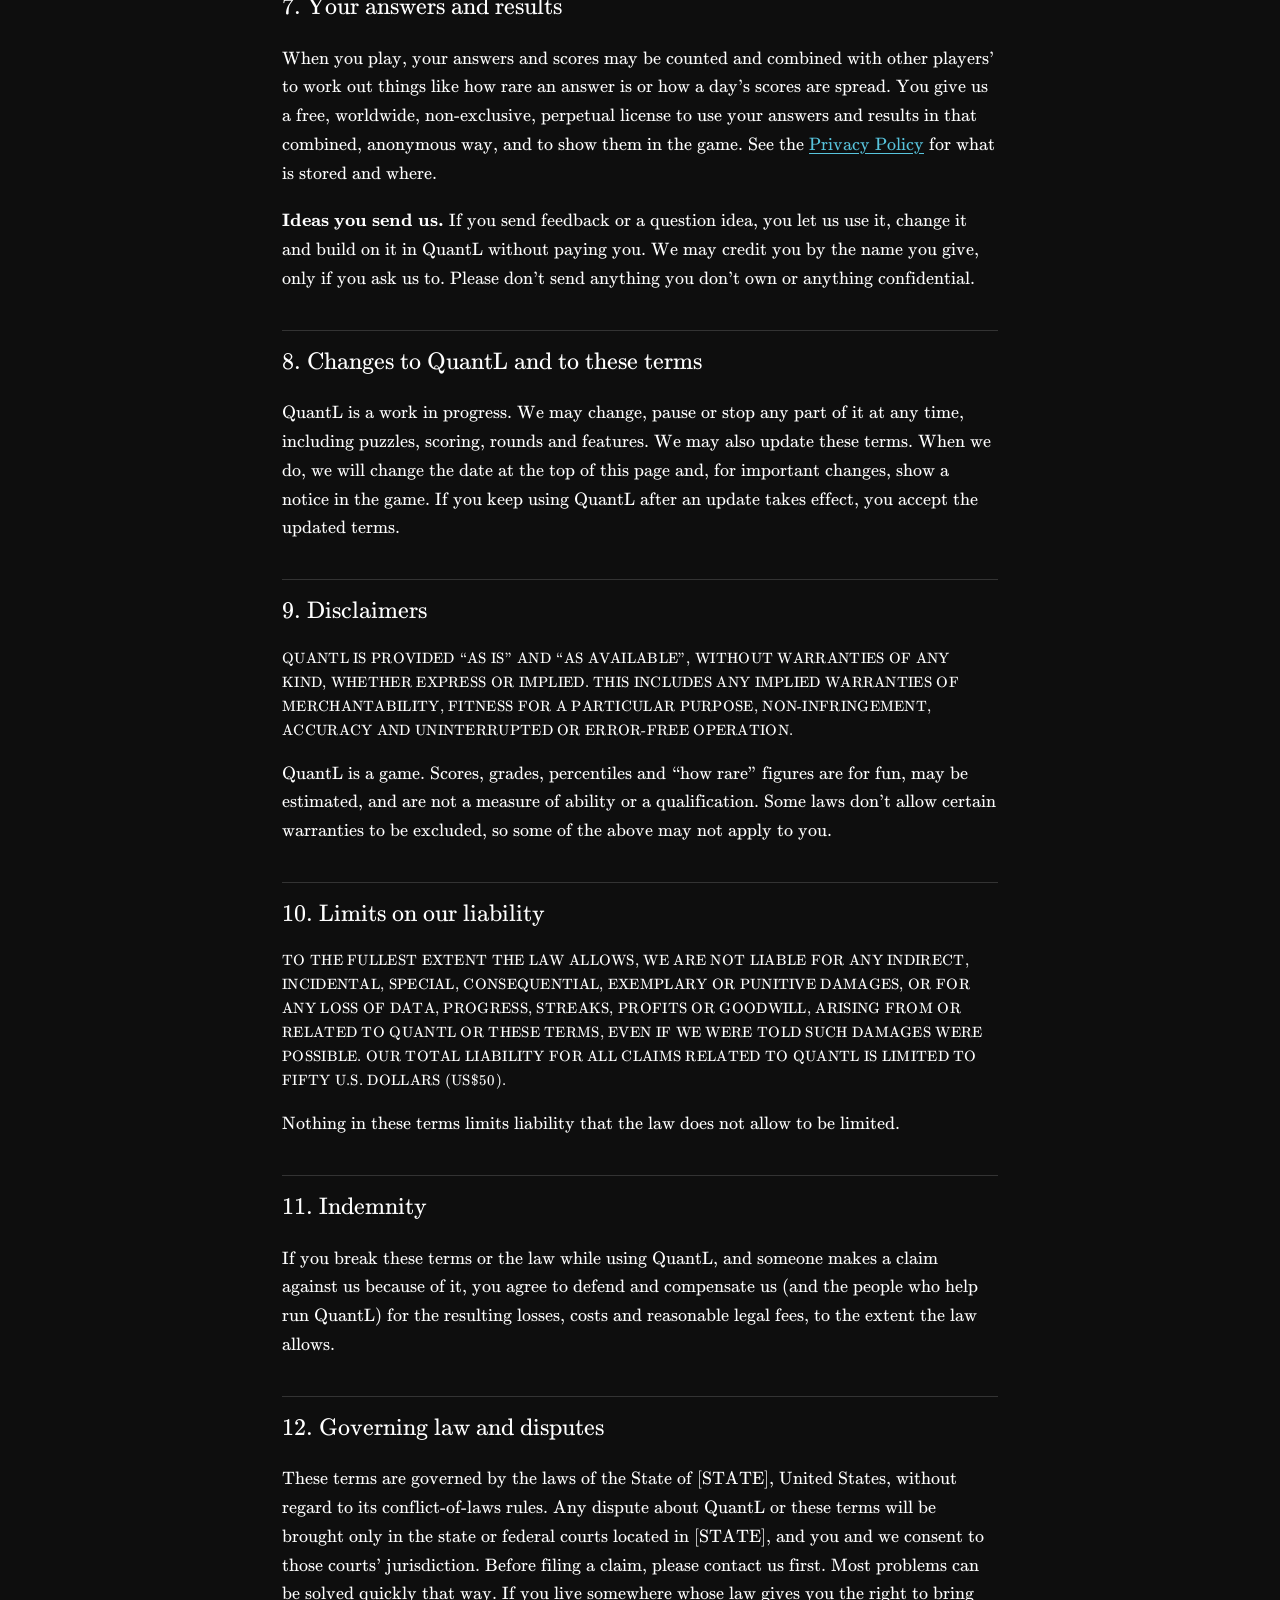
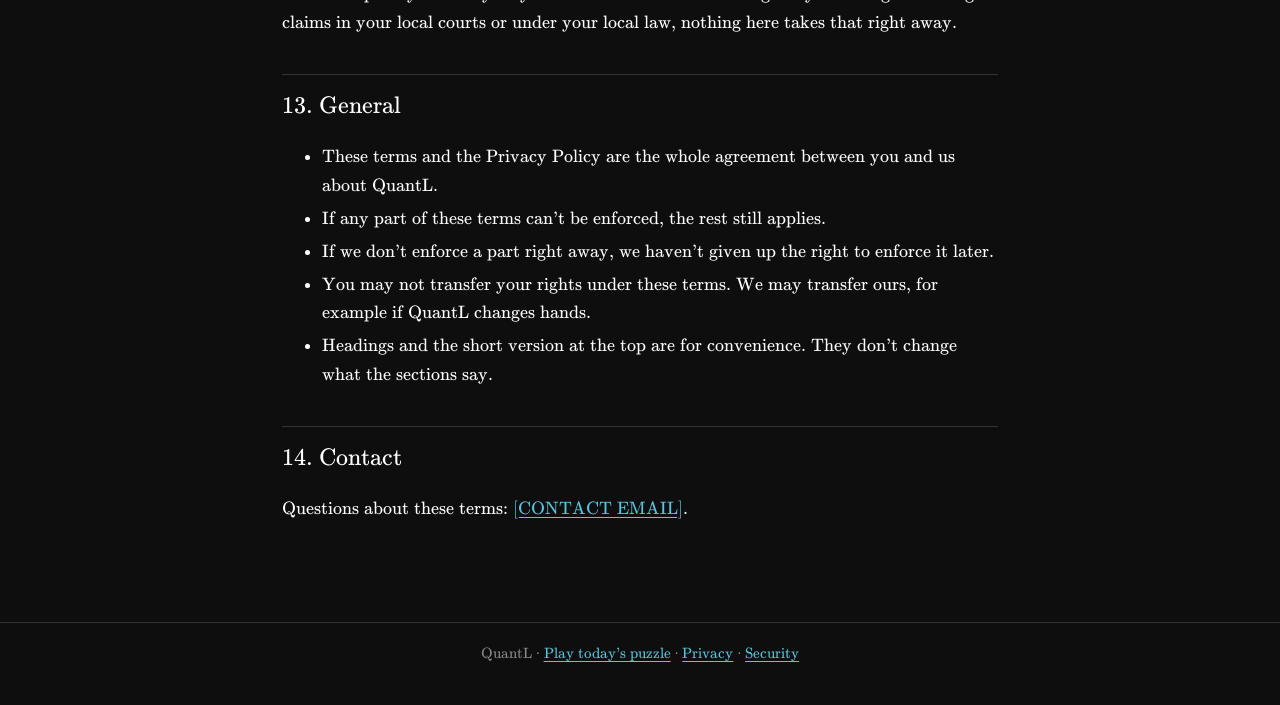
<file: terms.html>
<!doctype html>
<html lang="en">
  <head>
    <meta charset="utf-8" />
    <meta name="viewport" content="width=device-width, initial-scale=1" />
    <meta name="color-scheme" content="dark" />
    <meta name="theme-color" content="#0e0e0e" />
    <link rel="icon" href="data:image/svg+xml,%3Csvg xmlns='http://www.w3.org/2000/svg' viewBox='0 0 32 32'%3E%3Crect width='32' height='32' fill='%230e0e0e'/%3E%3Ccircle cx='16' cy='16' r='10' fill='none' stroke='%2358C4DD' stroke-width='2.5'/%3E%3Cpath d='M16 6 A10 10 0 0 1 26 16' fill='none' stroke='%23FFFF00' stroke-width='2.5'/%3E%3C/svg%3E" />
    <title>Terms of Use · QuantL</title>
    <link rel="stylesheet" crossorigin href="./assets/legal-BlPbg0Vs.css">
  </head>
  <body>
    <header>
      <a class="brand" href="./">QuantL</a>
      <nav aria-label="Legal">
        <a href="./terms.html" aria-current="page">Terms</a>
        <a href="./privacy.html">Privacy</a>
        <a href="./security.html">Security</a>
      </nav>
    </header>
    <main>
      <h1>Terms of Use</h1>
      <p class="updated">Effective November 12, 2026</p>

      <div class="summary" role="note">
        <p><strong>The short version.</strong> QuantL is a free daily math game. Play it, enjoy it and share your results.</p>
        <p>Don't hack it, cheat it with bots or scripts, copy its puzzles in bulk, or try to break it. If you find a security problem, tell us instead of using it, and we'll treat you as a helper, not an attacker.</p>
        <p>This summary isn't the full agreement. The sections below are.</p>
      </div>

      <h2>1. Agreeing to these terms</h2>
      <p>
        These Terms of Use are an agreement between you and Kevin Chen (“we”, “us”) about your use of QuantL, the website at quantl.net,
        and everything on it (together, “QuantL” or the “game”). By pressing Start, playing any round, or otherwise using QuantL, you
        agree to these terms and to our <a href="./privacy.html">Privacy Policy</a>. If you don't agree, please don't use QuantL.
      </p>

      <h2>2. Who can play</h2>
      <ul>
        <li>You must be at least 13 years old to use QuantL. QuantL is not directed to children under 13.</li>
        <li>If you are under 18 (or under the age of majority where you live), please read these terms with a parent or guardian. They must agree to them for you.</li>
        <li>You may not use QuantL if the law where you live forbids it, or if we have previously blocked you from it.</li>
      </ul>

      <h2>3. Your license to play</h2>
      <p>
        We give you a personal, non-exclusive, non-transferable, revocable license to use QuantL for your own non-commercial enjoyment,
        as long as you follow these terms.
      </p>
      <p>
        QuantL and everything in it are owned by us or our licensors and protected by copyright, trademark and other laws. That includes
        the name and wordmark, the puzzles and how they are generated, the scoring, the animations, sounds, text, design and code.
        Using the game does not give you any ownership of it.
      </p>
      <p>
        <strong>What you may share:</strong> your own result string (the emoji bars and score), screenshots or short clips of your own
        play, and links to the site, for personal, non-commercial purposes. Sharing that way is something we love to see.
      </p>

      <h2>4. Fair play: what you may not do</h2>
      <p>To keep QuantL fair, safe and running for everyone, you agree not to do, try to do, or help anyone else do any of the following:</p>
      <ul>
        <li>
          <strong>Break in or break things.</strong> Hack QuantL or its servers. Gain access to any part, account, data or system you
          aren't meant to reach. Probe, scan or test it for weaknesses, except as allowed by our <a href="./security.html">security policy</a>.
          Get around any security, rate limit, block or other protection.
        </li>
        <li>
          <strong>Overload it.</strong> Interfere with or disrupt QuantL. That includes denial-of-service attacks, flooding it with
          requests, or putting an unreasonable load on it.
        </li>
        <li>
          <strong>Cheat with automation.</strong> Use bots, scripts, solvers wired into the page, browser extensions or any other
          automated means to play, enter or submit answers, or to change scores, counts or statistics.
        </li>
        <li>
          <strong>Manipulate the numbers.</strong> Falsify, inflate or tamper with scores, streaks, results, answer counts, rarity
          figures, rankings or anything else other players see, including by sending fake or bulk submissions.
        </li>
        <li>
          <strong>Scrape or copy in bulk.</strong> Use robots, spiders, scrapers or other automated tools to collect puzzles, answers,
          solutions or other content or data from QuantL. Build an archive, database, feed, clone or rival game from them. Use them to
          train or test machine-learning models.
        </li>
        <li>
          <strong>Spoil it for others.</strong> Publish or distribute today's answers in bulk or systematically (for example, an
          automated answer feed), or pass off QuantL as your own.
        </li>
        <li>
          <strong>Take it apart or misuse it.</strong> Reverse engineer, decompile, modify, frame, mirror or make derivative works of
          QuantL, except where the law gives you a right to do so that can't be waived.
        </li>
        <li><strong>Plant anything harmful.</strong> Introduce malware, viruses, or any code meant to damage, spy on or take over a device, system or account.</li>
        <li><strong>Pretend.</strong> Impersonate us or anyone else, or suggest you are connected with QuantL when you aren't.</li>
        <li><strong>Break the law.</strong> Use QuantL for anything illegal, or in a way that violates anyone else's rights.</li>
      </ul>
      <p>
        Reading these terms isn't a technical barrier, and QuantL also uses technical protections. Getting around those protections, or
        accessing parts of our systems you aren't allowed into, may also break computer-crime and anti-hacking laws.
      </p>

      <h2>5. Reporting security problems</h2>
      <p>
        If you think you have found a security weakness, please report it to us privately, as described on our
        <a href="./security.html">security page</a>, and give us a reasonable chance to fix it before telling anyone else. We won't
        pursue legal action against good-faith research that follows that policy.
      </p>

      <h2>6. What we can do if the rules are broken</h2>
      <p>
        If we reasonably believe you have broken these terms, or that your use puts QuantL or other players at risk, we may do any of
        the following, with or without notice:
      </p>
      <ul>
        <li>block or limit your access;</li>
        <li>remove or reset scores, results or submissions;</li>
        <li>keep evidence;</li>
        <li>report illegal activity to the authorities;</li>
        <li>use any other remedies the law allows, including asking a court to stop the activity and claiming damages.</li>
      </ul>
      <p>The sections on ownership, fair play, disclaimers, limits of liability, indemnity and governing law continue to apply after your access ends.</p>

      <h2>7. Your answers and results</h2>
      <p>
        When you play, your answers and scores may be counted and combined with other players' to work out things like how rare an
        answer is or how a day's scores are spread. You give us a free, worldwide, non-exclusive, perpetual license to use your
        answers and results in that combined, anonymous way, and to show them in the game. See the
        <a href="./privacy.html">Privacy Policy</a> for what is stored and where.
      </p>

            <p>
        <strong>Ideas you send us.</strong> If you send feedback or a question idea, you let us use it, change it and build on it in
        QuantL without paying you. We may credit you by the name you give, only if you ask us to. Please don't send anything you
        don't own or anything confidential.
      </p>

      <h2>8. Changes to QuantL and to these terms</h2>
      <p>
        QuantL is a work in progress. We may change, pause or stop any part of it at any time, including puzzles, scoring, rounds and
        features. We may also update these terms. When we do, we will change the date at the top of this page and, for important
        changes, show a notice in the game. If you keep using QuantL after an update takes effect, you accept the updated terms.
      </p>

      <h2>9. Disclaimers</h2>
      <p class="caps">
        QUANTL IS PROVIDED “AS IS” AND “AS AVAILABLE”, WITHOUT WARRANTIES OF ANY KIND, WHETHER EXPRESS OR IMPLIED. THIS INCLUDES ANY
        IMPLIED WARRANTIES OF MERCHANTABILITY, FITNESS FOR A PARTICULAR PURPOSE, NON-INFRINGEMENT, ACCURACY AND UNINTERRUPTED OR
        ERROR-FREE OPERATION.
      </p>
      <p>
        QuantL is a game. Scores, grades, percentiles and “how rare” figures are for fun, may be estimated, and are not a measure of
        ability or a qualification. Some laws don't allow certain warranties to be excluded, so some of the above may not apply to you.
      </p>

      <h2>10. Limits on our liability</h2>
      <p class="caps">
        TO THE FULLEST EXTENT THE LAW ALLOWS, WE ARE NOT LIABLE FOR ANY INDIRECT, INCIDENTAL, SPECIAL, CONSEQUENTIAL, EXEMPLARY OR
        PUNITIVE DAMAGES, OR FOR ANY LOSS OF DATA, PROGRESS, STREAKS, PROFITS OR GOODWILL, ARISING FROM OR RELATED TO QUANTL OR THESE
        TERMS, EVEN IF WE WERE TOLD SUCH DAMAGES WERE POSSIBLE. OUR TOTAL LIABILITY FOR ALL CLAIMS RELATED TO QUANTL IS LIMITED TO
        FIFTY U.S. DOLLARS (US$50).
      </p>
      <p>Nothing in these terms limits liability that the law does not allow to be limited.</p>

      <h2>11. Indemnity</h2>
      <p>
        If you break these terms or the law while using QuantL, and someone makes a claim against us because of it, you agree to
        defend and compensate us (and the people who help run QuantL) for the resulting losses, costs and reasonable legal fees, to the
        extent the law allows.
      </p>

      <h2>12. Governing law and disputes</h2>
      <p>
        These terms are governed by the laws of the State of [STATE], United States, without regard to its conflict-of-laws rules. Any
        dispute about QuantL or these terms will be brought only in the state or federal courts located in [STATE], and you and we
        consent to those courts' jurisdiction. Before filing a claim, please contact us first. Most problems can be solved quickly
        that way. If you live somewhere whose law gives you the right to bring claims in your local courts or under your local law,
        nothing here takes that right away.
      </p>

      <h2>13. General</h2>
      <ul>
        <li>These terms and the Privacy Policy are the whole agreement between you and us about QuantL.</li>
        <li>If any part of these terms can't be enforced, the rest still applies.</li>
        <li>If we don't enforce a part right away, we haven't given up the right to enforce it later.</li>
        <li>You may not transfer your rights under these terms. We may transfer ours, for example if QuantL changes hands.</li>
        <li>Headings and the short version at the top are for convenience. They don't change what the sections say.</li>
      </ul>

      <h2>14. Contact</h2>
      <p>Questions about these terms: <a href="mailto:[CONTACT EMAIL]">[CONTACT EMAIL]</a>.</p>
    </main>
    <footer>QuantL · <a href="./">Play today's puzzle</a> · <a href="./privacy.html">Privacy</a> · <a href="./security.html">Security</a></footer>
  </body>
</html>
</file>
<file: assets/legal-BlPbg0Vs.css>
@font-face{font-family:KaTeX_Main;src:url(./KaTeX_Main-Regular-B22Nviop.woff2)format("woff2");font-weight:400}@font-face{font-family:KaTeX_Main;src:url(./KaTeX_Main-Bold-Cx986IdX.woff2)format("woff2");font-weight:700}@font-face{font-family:KaTeX_Main;src:url(./KaTeX_Main-Italic-NWA7e6Wa.woff2)format("woff2");font-style:italic}:root{--lightningcss-light: ;--lightningcss-dark:initial;color-scheme:dark;--bg:#0e0e0e;--fg:#fff;--muted:#b9b9b9;--grey:#888;--line:#8888884d;--blue:#58c4dd;--gold:#f0ac5f}*{box-sizing:border-box}html,body{background:var(--bg);color:var(--fg);-webkit-font-smoothing:antialiased;margin:0;font-family:KaTeX_Main,CMU Serif,Latin Modern Roman,Georgia,serif;font-size:18px;line-height:1.6}header{border-bottom:1px solid var(--line);align-items:baseline;gap:18px;padding:14px 22px;display:flex}header a.brand{color:var(--fg);font-size:24px;text-decoration:none}header nav{gap:16px;margin-left:auto;font-size:16px;display:flex}a{color:var(--blue);text-underline-offset:3px}header nav a{color:var(--muted);text-decoration:none}header nav a[aria-current=page]{color:var(--fg)}main{max-width:760px;margin:0 auto;padding:36px 22px 80px}h1{margin:0 0 4px;font-size:40px;font-weight:400}.updated{color:var(--grey);margin:0 0 28px}.summary{border:1px solid var(--line);color:var(--muted);margin:0 0 32px;padding:14px 20px}.summary p{margin:6px 0}h2{border-top:1px solid var(--line);margin:36px 0 8px;padding-top:12px;font-size:24px;font-weight:400}li{margin:4px 0}.caps{letter-spacing:.02em;font-size:15px}footer{border-top:1px solid var(--line);color:var(--grey);text-align:center;padding:18px 22px 40px;font-size:15px}@media (max-width:600px){body{font-size:17px}h1{font-size:32px}header{flex-wrap:wrap}header nav{width:100%;margin-left:0}}
</file>
<file: assets/anim-T8s_czkJ.css>
.katex{text-indent:0;text-rendering:auto;font:1.21em/1.2 KaTeX_Main,math,Times New Roman,serif;position:relative}.katex *{border-color:currentColor;-ms-high-contrast-adjust:none!important}.katex .katex-version:after{content:"0.19.1"}.katex .katex-mathml{clip-path:inset(50%);border:0;width:1px;height:1px;padding:0;position:absolute;overflow:hidden}.katex .katex-html>.katex-newline{display:block}.katex .katex-base{white-space:nowrap;width:min-content;position:relative}.katex .katex-base,.katex .katex-strut{display:inline-block}.katex .textbf{font-weight:700}.katex .textit{font-style:italic}.katex .textrm{font-family:KaTeX_Main}.katex .textsf{font-family:KaTeX_SansSerif}.katex .texttt{font-family:KaTeX_Typewriter}.katex .mathnormal{font-family:KaTeX_Math;font-style:italic}.katex .mathit{font-family:KaTeX_Main;font-style:italic}.katex .mathrm{font-style:normal}.katex .mathbf{font-family:KaTeX_Main;font-weight:700}.katex .boldsymbol{font-family:KaTeX_Math;font-style:italic;font-weight:700}.katex .amsrm,.katex .mathbb,.katex .textbb{font-family:KaTeX_AMS}.katex .mathcal{font-family:KaTeX_Caligraphic}.katex .mathfrak,.katex .textfrak{font-family:KaTeX_Fraktur}.katex .mathboldfrak,.katex .textboldfrak{font-family:KaTeX_Fraktur;font-weight:700}.katex .mathtt{font-family:KaTeX_Typewriter}.katex .mathscr,.katex .textscr{font-family:KaTeX_Script}.katex .mathsf,.katex .textsf{font-family:KaTeX_SansSerif}.katex .mathboldsf,.katex .textboldsf{font-family:KaTeX_SansSerif;font-weight:700}.katex .mathitsf,.katex .mathsfit,.katex .textitsf{font-family:KaTeX_SansSerif;font-style:italic}.katex .mainrm{font-family:KaTeX_Main;font-style:normal}.katex .vlist-t{border-collapse:collapse;table-layout:fixed;display:inline-table}.katex .vlist-r{display:table-row}.katex .vlist{vertical-align:bottom;display:table-cell;position:relative}.katex .vlist>span{height:0;display:block;position:relative}.katex .vlist>span>span{display:inline-block}.katex .vlist>span>.pstrut{width:0;overflow:hidden}.katex .vlist-t2{margin-right:-2px}.katex .vlist-s{vertical-align:bottom;width:2px;min-width:2px;font-size:1px;display:table-cell}.katex .katex-vbox{flex-direction:column;align-items:baseline;display:inline-flex}.katex .katex-thinbox{flex-direction:row;width:0;max-width:0;display:inline-flex}.katex .msupsub{text-align:left}.katex .mfrac>span>span{text-align:center}.katex .mfrac .frac-line{border-bottom-style:solid;width:100%;display:inline-block}.katex .katex-hdashline,.katex .katex-hline,.katex .katex-overline .overline-line,.katex .katex-rule,.katex .katex-underline .underline-line,.katex .mfrac .frac-line{min-height:1px}.katex .mspace{display:inline-block}.katex .katex-smash{line-height:0;display:inline}.katex .clap,.katex .llap,.katex .rlap{width:0;position:relative}.katex .clap>.katex-inner,.katex .llap>.katex-inner,.katex .rlap>.katex-inner{position:absolute}.katex .clap>.katex-fix,.katex .llap>.katex-fix,.katex .rlap>.katex-fix{display:inline-block}.katex .llap>.katex-inner{right:0}.katex .clap>.katex-inner,.katex .rlap>.katex-inner{left:0}.katex .clap>.katex-inner>span{margin-left:-50%;margin-right:50%}.katex .katex-rule{border:0 solid;display:inline-block;position:relative}.katex .katex-hline,.katex .katex-overline .overline-line,.katex .katex-underline .underline-line{border-bottom-style:solid;width:100%;display:inline-block}.katex .katex-hdashline{border-bottom-style:dashed;width:100%;display:inline-block}.katex .sqrt>.katex-root{margin-left:.277778em;margin-right:-.555556em}.katex .fontsize-ensurer.reset-size1.size1,.katex .katex-sizing.reset-size1.size1{font-size:1em}.katex .fontsize-ensurer.reset-size1.size2,.katex .katex-sizing.reset-size1.size2{font-size:1.2em}.katex .fontsize-ensurer.reset-size1.size3,.katex .katex-sizing.reset-size1.size3{font-size:1.4em}.katex .fontsize-ensurer.reset-size1.size4,.katex .katex-sizing.reset-size1.size4{font-size:1.6em}.katex .fontsize-ensurer.reset-size1.size5,.katex .katex-sizing.reset-size1.size5{font-size:1.8em}.katex .fontsize-ensurer.reset-size1.size6,.katex .katex-sizing.reset-size1.size6{font-size:2em}.katex .fontsize-ensurer.reset-size1.size7,.katex .katex-sizing.reset-size1.size7{font-size:2.4em}.katex .fontsize-ensurer.reset-size1.size8,.katex .katex-sizing.reset-size1.size8{font-size:2.88em}.katex .fontsize-ensurer.reset-size1.size9,.katex .katex-sizing.reset-size1.size9{font-size:3.456em}.katex .fontsize-ensurer.reset-size1.size10,.katex .katex-sizing.reset-size1.size10{font-size:4.148em}.katex .fontsize-ensurer.reset-size1.size11,.katex .katex-sizing.reset-size1.size11{font-size:4.976em}.katex .fontsize-ensurer.reset-size2.size1,.katex .katex-sizing.reset-size2.size1{font-size:.833333em}.katex .fontsize-ensurer.reset-size2.size2,.katex .katex-sizing.reset-size2.size2{font-size:1em}.katex .fontsize-ensurer.reset-size2.size3,.katex .katex-sizing.reset-size2.size3{font-size:1.16667em}.katex .fontsize-ensurer.reset-size2.size4,.katex .katex-sizing.reset-size2.size4{font-size:1.33333em}.katex .fontsize-ensurer.reset-size2.size5,.katex .katex-sizing.reset-size2.size5{font-size:1.5em}.katex .fontsize-ensurer.reset-size2.size6,.katex .katex-sizing.reset-size2.size6{font-size:1.66667em}.katex .fontsize-ensurer.reset-size2.size7,.katex .katex-sizing.reset-size2.size7{font-size:2em}.katex .fontsize-ensurer.reset-size2.size8,.katex .katex-sizing.reset-size2.size8{font-size:2.4em}.katex .fontsize-ensurer.reset-size2.size9,.katex .katex-sizing.reset-size2.size9{font-size:2.88em}.katex .fontsize-ensurer.reset-size2.size10,.katex .katex-sizing.reset-size2.size10{font-size:3.45667em}.katex .fontsize-ensurer.reset-size2.size11,.katex .katex-sizing.reset-size2.size11{font-size:4.14667em}.katex .fontsize-ensurer.reset-size3.size1,.katex .katex-sizing.reset-size3.size1{font-size:.714286em}.katex .fontsize-ensurer.reset-size3.size2,.katex .katex-sizing.reset-size3.size2{font-size:.857143em}.katex .fontsize-ensurer.reset-size3.size3,.katex .katex-sizing.reset-size3.size3{font-size:1em}.katex .fontsize-ensurer.reset-size3.size4,.katex .katex-sizing.reset-size3.size4{font-size:1.14286em}.katex .fontsize-ensurer.reset-size3.size5,.katex .katex-sizing.reset-size3.size5{font-size:1.28571em}.katex .fontsize-ensurer.reset-size3.size6,.katex .katex-sizing.reset-size3.size6{font-size:1.42857em}.katex .fontsize-ensurer.reset-size3.size7,.katex .katex-sizing.reset-size3.size7{font-size:1.71429em}.katex .fontsize-ensurer.reset-size3.size8,.katex .katex-sizing.reset-size3.size8{font-size:2.05714em}.katex .fontsize-ensurer.reset-size3.size9,.katex .katex-sizing.reset-size3.size9{font-size:2.46857em}.katex .fontsize-ensurer.reset-size3.size10,.katex .katex-sizing.reset-size3.size10{font-size:2.96286em}.katex .fontsize-ensurer.reset-size3.size11,.katex .katex-sizing.reset-size3.size11{font-size:3.55429em}.katex .fontsize-ensurer.reset-size4.size1,.katex .katex-sizing.reset-size4.size1{font-size:.625em}.katex .fontsize-ensurer.reset-size4.size2,.katex .katex-sizing.reset-size4.size2{font-size:.75em}.katex .fontsize-ensurer.reset-size4.size3,.katex .katex-sizing.reset-size4.size3{font-size:.875em}.katex .fontsize-ensurer.reset-size4.size4,.katex .katex-sizing.reset-size4.size4{font-size:1em}.katex .fontsize-ensurer.reset-size4.size5,.katex .katex-sizing.reset-size4.size5{font-size:1.125em}.katex .fontsize-ensurer.reset-size4.size6,.katex .katex-sizing.reset-size4.size6{font-size:1.25em}.katex .fontsize-ensurer.reset-size4.size7,.katex .katex-sizing.reset-size4.size7{font-size:1.5em}.katex .fontsize-ensurer.reset-size4.size8,.katex .katex-sizing.reset-size4.size8{font-size:1.8em}.katex .fontsize-ensurer.reset-size4.size9,.katex .katex-sizing.reset-size4.size9{font-size:2.16em}.katex .fontsize-ensurer.reset-size4.size10,.katex .katex-sizing.reset-size4.size10{font-size:2.5925em}.katex .fontsize-ensurer.reset-size4.size11,.katex .katex-sizing.reset-size4.size11{font-size:3.11em}.katex .fontsize-ensurer.reset-size5.size1,.katex .katex-sizing.reset-size5.size1{font-size:.555556em}.katex .fontsize-ensurer.reset-size5.size2,.katex .katex-sizing.reset-size5.size2{font-size:.666667em}.katex .fontsize-ensurer.reset-size5.size3,.katex .katex-sizing.reset-size5.size3{font-size:.777778em}.katex .fontsize-ensurer.reset-size5.size4,.katex .katex-sizing.reset-size5.size4{font-size:.888889em}.katex .fontsize-ensurer.reset-size5.size5,.katex .katex-sizing.reset-size5.size5{font-size:1em}.katex .fontsize-ensurer.reset-size5.size6,.katex .katex-sizing.reset-size5.size6{font-size:1.11111em}.katex .fontsize-ensurer.reset-size5.size7,.katex .katex-sizing.reset-size5.size7{font-size:1.33333em}.katex .fontsize-ensurer.reset-size5.size8,.katex .katex-sizing.reset-size5.size8{font-size:1.6em}.katex .fontsize-ensurer.reset-size5.size9,.katex .katex-sizing.reset-size5.size9{font-size:1.92em}.katex .fontsize-ensurer.reset-size5.size10,.katex .katex-sizing.reset-size5.size10{font-size:2.30444em}.katex .fontsize-ensurer.reset-size5.size11,.katex .katex-sizing.reset-size5.size11{font-size:2.76444em}.katex .fontsize-ensurer.reset-size6.size1,.katex .katex-sizing.reset-size6.size1{font-size:.5em}.katex .fontsize-ensurer.reset-size6.size2,.katex .katex-sizing.reset-size6.size2{font-size:.6em}.katex .fontsize-ensurer.reset-size6.size3,.katex .katex-sizing.reset-size6.size3{font-size:.7em}.katex .fontsize-ensurer.reset-size6.size4,.katex .katex-sizing.reset-size6.size4{font-size:.8em}.katex .fontsize-ensurer.reset-size6.size5,.katex .katex-sizing.reset-size6.size5{font-size:.9em}.katex .fontsize-ensurer.reset-size6.size6,.katex .katex-sizing.reset-size6.size6{font-size:1em}.katex .fontsize-ensurer.reset-size6.size7,.katex .katex-sizing.reset-size6.size7{font-size:1.2em}.katex .fontsize-ensurer.reset-size6.size8,.katex .katex-sizing.reset-size6.size8{font-size:1.44em}.katex .fontsize-ensurer.reset-size6.size9,.katex .katex-sizing.reset-size6.size9{font-size:1.728em}.katex .fontsize-ensurer.reset-size6.size10,.katex .katex-sizing.reset-size6.size10{font-size:2.074em}.katex .fontsize-ensurer.reset-size6.size11,.katex .katex-sizing.reset-size6.size11{font-size:2.488em}.katex .fontsize-ensurer.reset-size7.size1,.katex .katex-sizing.reset-size7.size1{font-size:.416667em}.katex .fontsize-ensurer.reset-size7.size2,.katex .katex-sizing.reset-size7.size2{font-size:.5em}.katex .fontsize-ensurer.reset-size7.size3,.katex .katex-sizing.reset-size7.size3{font-size:.583333em}.katex .fontsize-ensurer.reset-size7.size4,.katex .katex-sizing.reset-size7.size4{font-size:.666667em}.katex .fontsize-ensurer.reset-size7.size5,.katex .katex-sizing.reset-size7.size5{font-size:.75em}.katex .fontsize-ensurer.reset-size7.size6,.katex .katex-sizing.reset-size7.size6{font-size:.833333em}.katex .fontsize-ensurer.reset-size7.size7,.katex .katex-sizing.reset-size7.size7{font-size:1em}.katex .fontsize-ensurer.reset-size7.size8,.katex .katex-sizing.reset-size7.size8{font-size:1.2em}.katex .fontsize-ensurer.reset-size7.size9,.katex .katex-sizing.reset-size7.size9{font-size:1.44em}.katex .fontsize-ensurer.reset-size7.size10,.katex .katex-sizing.reset-size7.size10{font-size:1.72833em}.katex .fontsize-ensurer.reset-size7.size11,.katex .katex-sizing.reset-size7.size11{font-size:2.07333em}.katex .fontsize-ensurer.reset-size8.size1,.katex .katex-sizing.reset-size8.size1{font-size:.347222em}.katex .fontsize-ensurer.reset-size8.size2,.katex .katex-sizing.reset-size8.size2{font-size:.416667em}.katex .fontsize-ensurer.reset-size8.size3,.katex .katex-sizing.reset-size8.size3{font-size:.486111em}.katex .fontsize-ensurer.reset-size8.size4,.katex .katex-sizing.reset-size8.size4{font-size:.555556em}.katex .fontsize-ensurer.reset-size8.size5,.katex .katex-sizing.reset-size8.size5{font-size:.625em}.katex .fontsize-ensurer.reset-size8.size6,.katex .katex-sizing.reset-size8.size6{font-size:.694444em}.katex .fontsize-ensurer.reset-size8.size7,.katex .katex-sizing.reset-size8.size7{font-size:.833333em}.katex .fontsize-ensurer.reset-size8.size8,.katex .katex-sizing.reset-size8.size8{font-size:1em}.katex .fontsize-ensurer.reset-size8.size9,.katex .katex-sizing.reset-size8.size9{font-size:1.2em}.katex .fontsize-ensurer.reset-size8.size10,.katex .katex-sizing.reset-size8.size10{font-size:1.44028em}.katex .fontsize-ensurer.reset-size8.size11,.katex .katex-sizing.reset-size8.size11{font-size:1.72778em}.katex .fontsize-ensurer.reset-size9.size1,.katex .katex-sizing.reset-size9.size1{font-size:.289352em}.katex .fontsize-ensurer.reset-size9.size2,.katex .katex-sizing.reset-size9.size2{font-size:.347222em}.katex .fontsize-ensurer.reset-size9.size3,.katex .katex-sizing.reset-size9.size3{font-size:.405093em}.katex .fontsize-ensurer.reset-size9.size4,.katex .katex-sizing.reset-size9.size4{font-size:.462963em}.katex .fontsize-ensurer.reset-size9.size5,.katex .katex-sizing.reset-size9.size5{font-size:.520833em}.katex .fontsize-ensurer.reset-size9.size6,.katex .katex-sizing.reset-size9.size6{font-size:.578704em}.katex .fontsize-ensurer.reset-size9.size7,.katex .katex-sizing.reset-size9.size7{font-size:.694444em}.katex .fontsize-ensurer.reset-size9.size8,.katex .katex-sizing.reset-size9.size8{font-size:.833333em}.katex .fontsize-ensurer.reset-size9.size9,.katex .katex-sizing.reset-size9.size9{font-size:1em}.katex .fontsize-ensurer.reset-size9.size10,.katex .katex-sizing.reset-size9.size10{font-size:1.20023em}.katex .fontsize-ensurer.reset-size9.size11,.katex .katex-sizing.reset-size9.size11{font-size:1.43981em}.katex .fontsize-ensurer.reset-size10.size1,.katex .katex-sizing.reset-size10.size1{font-size:.24108em}.katex .fontsize-ensurer.reset-size10.size2,.katex .katex-sizing.reset-size10.size2{font-size:.289296em}.katex .fontsize-ensurer.reset-size10.size3,.katex .katex-sizing.reset-size10.size3{font-size:.337512em}.katex .fontsize-ensurer.reset-size10.size4,.katex .katex-sizing.reset-size10.size4{font-size:.385728em}.katex .fontsize-ensurer.reset-size10.size5,.katex .katex-sizing.reset-size10.size5{font-size:.433944em}.katex .fontsize-ensurer.reset-size10.size6,.katex .katex-sizing.reset-size10.size6{font-size:.48216em}.katex .fontsize-ensurer.reset-size10.size7,.katex .katex-sizing.reset-size10.size7{font-size:.578592em}.katex .fontsize-ensurer.reset-size10.size8,.katex .katex-sizing.reset-size10.size8{font-size:.694311em}.katex .fontsize-ensurer.reset-size10.size9,.katex .katex-sizing.reset-size10.size9{font-size:.833173em}.katex .fontsize-ensurer.reset-size10.size10,.katex .katex-sizing.reset-size10.size10{font-size:1em}.katex .fontsize-ensurer.reset-size10.size11,.katex .katex-sizing.reset-size10.size11{font-size:1.19961em}.katex .fontsize-ensurer.reset-size11.size1,.katex .katex-sizing.reset-size11.size1{font-size:.200965em}.katex .fontsize-ensurer.reset-size11.size2,.katex .katex-sizing.reset-size11.size2{font-size:.241158em}.katex .fontsize-ensurer.reset-size11.size3,.katex .katex-sizing.reset-size11.size3{font-size:.281351em}.katex .fontsize-ensurer.reset-size11.size4,.katex .katex-sizing.reset-size11.size4{font-size:.321543em}.katex .fontsize-ensurer.reset-size11.size5,.katex .katex-sizing.reset-size11.size5{font-size:.361736em}.katex .fontsize-ensurer.reset-size11.size6,.katex .katex-sizing.reset-size11.size6{font-size:.401929em}.katex .fontsize-ensurer.reset-size11.size7,.katex .katex-sizing.reset-size11.size7{font-size:.482315em}.katex .fontsize-ensurer.reset-size11.size8,.katex .katex-sizing.reset-size11.size8{font-size:.578778em}.katex .fontsize-ensurer.reset-size11.size9,.katex .katex-sizing.reset-size11.size9{font-size:.694534em}.katex .fontsize-ensurer.reset-size11.size10,.katex .katex-sizing.reset-size11.size10{font-size:.833601em}.katex .fontsize-ensurer.reset-size11.size11,.katex .katex-sizing.reset-size11.size11{font-size:1em}.katex .delimsizing.size1{font-family:KaTeX_Size1}.katex .delimsizing.size2{font-family:KaTeX_Size2}.katex .delimsizing.size3{font-family:KaTeX_Size3}.katex .delimsizing.size4{font-family:KaTeX_Size4}.katex .delimsizing.mult .delim-size1>span{font-family:KaTeX_Size1}.katex .delimsizing.mult .delim-size4>span{font-family:KaTeX_Size4}.katex .nulldelimiter{width:.12em;display:inline-block}.katex .delimcenter,.katex .op-symbol{position:relative}.katex .op-symbol.small-op{font-family:KaTeX_Size1}.katex .op-symbol.large-op{font-family:KaTeX_Size2}.katex .katex-accent>.vlist-t,.katex .op-limits>.vlist-t{text-align:center}.katex .katex-accent .accent-body{position:relative}.katex .katex-accent .accent-body:not(.accent-full){width:0}.katex .katex-overlay{display:block}.katex .mtable .vertical-separator{min-width:1px;display:inline-block}.katex .mtable .arraycolsep{display:inline-block}.katex .mtable .col-align-c>.vlist-t{text-align:center}.katex .mtable .col-align-l>.vlist-t{text-align:left}.katex .mtable .col-align-r>.vlist-t{text-align:right}.katex .svg-align{text-align:left}.katex svg{fill:currentColor;stroke:currentColor;height:inherit;width:100%;display:block;position:absolute}.katex svg path{stroke:none}.katex svg{fill-rule:nonzero;fill-opacity:1;stroke-width:1px;stroke-linecap:butt;stroke-linejoin:miter;stroke-miterlimit:4;stroke-dasharray:none;stroke-dashoffset:0;stroke-opacity:1}.katex img{border-style:none;min-width:0;max-width:none;min-height:0;max-height:none}.katex .katex-stretchy{width:100%;display:block;position:relative;overflow:hidden}.katex .katex-stretchy:after,.katex .katex-stretchy:before{content:""}.katex .hide-tail{width:100%;position:relative;overflow:hidden}.katex .halfarrow-left{width:50.2%;position:absolute;left:0;overflow:hidden}.katex .halfarrow-right{width:50.2%;position:absolute;right:0;overflow:hidden}.katex .brace-left{width:25.1%;position:absolute;left:0;overflow:hidden}.katex .brace-center{width:50%;position:absolute;left:25%;overflow:hidden}.katex .brace-right{width:25.1%;position:absolute;right:0;overflow:hidden}.katex .x-arrow-pad{padding:0 .5em}.katex .cd-arrow-pad{padding:0 .55556em 0 .27778em}.katex .mover,.katex .munder,.katex .x-arrow{text-align:center}.katex .boxpad{padding:0 .3em}.katex .fbox,.katex .fcolorbox{box-sizing:border-box;border:.04em solid}.katex .cancel-pad{padding:0 .2em}.katex .cancel-lap{margin-left:-.2em;margin-right:-.2em}.katex .katex-sout{border-bottom-style:solid;border-bottom-width:.08em}.katex .angl{box-sizing:border-box;border-top:.049em solid;border-right:.049em solid;margin-right:.03889em}.katex .anglpad{padding:0 .03889em}.katex .reflectbox{display:inline-block;transform:scaleX(-1)}.katex .eqn-num:before{content:"(" counter(katexEqnNo) ")";counter-increment:katexEqnNo}.katex .mml-eqn-num:before{content:"(" counter(mmlEqnNo) ")";counter-increment:mmlEqnNo}.katex .mtr-glue{width:50%}.katex .cd-vert-arrow{display:inline-block;position:relative}.katex .cd-label-left{text-align:left;display:inline-block;position:absolute;right:calc(50% + .3em)}.katex .cd-label-right{text-align:right;display:inline-block;position:absolute;left:calc(50% + .3em)}.katex-display{text-align:center;margin:1em 0;display:block}.katex-display>.katex{text-align:center;white-space:nowrap;display:block}.katex-display>.katex>.katex-html{display:block;position:relative}.katex-display>.katex>.katex-html>.katex-tag{position:absolute;right:0}.katex-display.leqno>.katex>.katex-html>.katex-tag{left:0;right:auto}.katex-display.fleqn>.katex{text-align:left;padding-left:2em}body{counter-reset:katexEqnNo mmlEqnNo}
</file>
<file: assets/soundlab-CxHcE7wK.css>
:root{--bg:#0e0e0e;--fg:#fff;--muted:#b9b9b9;--grey:#888;--line:#8888884d;--yellow:#ff0;--blue:#58c4dd;--green:#83c167;--gold:#f0ac5f;--serif:"KaTeX_Main", "CMU Serif", "Latin Modern Roman", Georgia, serif;--ease:cubic-bezier(.65, 0, .35, 1);--lightningcss-light: ;--lightningcss-dark:initial;color-scheme:dark}*{box-sizing:border-box}html,body{background:var(--bg);color:var(--fg);font-family:var(--serif);-webkit-font-smoothing:antialiased;margin:0;font-size:18px;line-height:1.5}#app[aria-busy=true]{visibility:hidden}.dim{color:var(--grey)}.lab-head,main,.lab-foot{max-width:980px;margin:0 auto;padding:0 24px}.lab-head{padding-top:48px}h1{letter-spacing:.01em;margin:0 0 14px;font-size:46px;font-weight:400}.lede{color:var(--muted);max-width:760px;margin:0}h2{margin:0 0 10px;font-size:30px;font-weight:400}h2 .num{color:var(--grey);margin-right:14px;font-size:22px}.card{border-top:1px solid var(--line);margin-top:44px;padding-top:26px}.note{color:var(--muted);max-width:780px;margin:0 0 18px}.row{flex-wrap:wrap;align-items:center;gap:14px 22px;display:flex}button{font:inherit;color:var(--fg);cursor:pointer;transition:background-color .25s var(--ease), border-color .25s var(--ease);background:0 0;border:1px solid #8888888c;border-radius:3px;padding:7px 18px}button:hover{background:#ffffff12}button:active{background:#ffffff1f}button:focus-visible,input:focus-visible{outline:1px solid var(--fg);outline-offset:3px}button.primary{border-color:var(--fg);min-width:150px;padding:9px 22px;font-size:19px}.seg{display:inline-flex}.seg button{color:var(--muted);border-radius:0;flex-direction:column;align-items:flex-start;padding:7px 16px;line-height:1.25;display:flex}.seg button+button{border-left:0}.seg button:first-child{border-radius:3px 0 0 3px}.seg button:last-child{border-radius:0 3px 3px 0}.seg button small{color:var(--grey);font-size:13px}.seg button[aria-pressed=true]{color:var(--yellow);border-color:var(--yellow)}.seg button[aria-pressed=true]+button{border-left:1px solid var(--yellow)}.now{min-width:10ch;font-size:20px}.sliders{grid-template-columns:repeat(3,minmax(0,1fr));gap:12px 28px;margin-top:22px;display:grid}.sliders label{color:var(--muted);flex-direction:column;gap:6px;font-size:16px;display:flex}input[type=range]{appearance:none;background:0 0;width:100%;height:24px;margin:0}input[type=range]::-webkit-slider-runnable-track{background:var(--grey);height:2px}input[type=range]::-moz-range-track{background:var(--grey);height:2px}input[type=range]::-webkit-slider-thumb{-webkit-appearance:none;background:var(--yellow);border:0;border-radius:50%;width:18px;height:18px;margin-top:-8px}input[type=range]::-moz-range-thumb{background:var(--yellow);border:0;border-radius:50%;width:18px;height:18px}.fx-wrap{position:relative}.lab-stage{z-index:2;background:var(--bg);border:1px solid var(--line);border-radius:3px;width:100%;height:min(32vh,300px);margin-bottom:8px;position:sticky;top:0;overflow:hidden}.lab-stage svg.q-scene{width:100%;height:100%;display:block;position:absolute;inset:0}.fx-list{flex-direction:column;display:flex}.fx{border-bottom:1px solid var(--line);grid-template-columns:minmax(0,1fr) auto;align-items:center;gap:10px 28px;padding:18px 0;display:grid}.fx:last-child{border-bottom:0}.fx h3{margin:0 0 4px;font-size:21px;font-weight:400}.fx p{color:var(--muted);max-width:560px;margin:0;font-size:16px}.fx-buttons{flex-wrap:wrap;justify-content:flex-end;gap:8px;max-width:330px;display:flex}.fx-buttons button{font-variant-numeric:tabular-nums;min-width:52px}.lab-foot{color:var(--grey);padding-top:40px;padding-bottom:40px;font-size:14px}@media (max-width:680px){html,body{font-size:16px}h1{font-size:36px}.sliders,.fx{grid-template-columns:1fr}.fx-buttons{justify-content:flex-start;max-width:none}.lab-stage{height:min(30vh,220px)}}
</file>
<file: assets/styleguide-BadaV8uf.css>
:root{--bg:#0e0e0e;--fg:#fff;--muted:#b9b9b9;--grey:#888;--line:#8888884d;--panel:#131313;--serif:"KaTeX_Main", "CMU Serif", "Latin Modern Roman", Georgia, serif;--mono:"KaTeX_Typewriter", ui-monospace, "SFMono-Regular", Menlo, monospace;--lightningcss-light: ;--lightningcss-dark:initial;color-scheme:dark}*{box-sizing:border-box}html,body{background:var(--bg);color:var(--fg);font-family:var(--serif);-webkit-font-smoothing:antialiased;margin:0;font-size:18px;line-height:1.5}#app[aria-busy=true]{visibility:hidden}.stage{aspect-ratio:16/9;background:var(--bg);width:100%;position:relative;overflow:hidden}.stage svg.q-scene{width:100%;height:100%;display:block;position:absolute;inset:0}.hero{border-bottom:1px solid var(--line)}.hero-stage{aspect-ratio:auto;height:min(58vh,560px);min-height:300px}.hero-meta{max-width:1240px;color:var(--grey);justify-content:space-between;align-items:center;margin:0 auto;padding:0 24px 18px;font-size:16px;display:flex}main{max-width:1240px;margin:0 auto;padding:0 24px 40px}h2{border-bottom:1px solid var(--line);margin:72px 0 18px;padding-bottom:12px;font-size:32px;font-weight:400}h2 .num{color:var(--grey);margin-right:14px}.lede{color:var(--muted);max-width:820px;margin:0 0 28px}code{font-family:var(--mono);color:var(--muted);font-size:.85em}.swatches{background:var(--line);border:1px solid var(--line);grid-template-columns:repeat(auto-fill,minmax(260px,1fr));gap:1px;display:grid}.swatch{background:var(--bg);grid-template-columns:54px 1fr;align-items:start;gap:4px 16px;padding:18px 18px 20px;display:grid}.swatch .chip{background:var(--c);border-radius:50%;grid-row:span 3;width:54px;height:54px}.swatch .name{font-size:20px}.swatch .hex{font-family:var(--mono);color:var(--grey);font-size:13px}.swatch .job{color:var(--muted);font-size:15.5px;line-height:1.4}.type-grid{background:var(--line);border:1px solid var(--line);grid-template-columns:repeat(2,minmax(0,1fr));gap:1px;display:grid}.type-cell{background:var(--bg);padding:22px 24px}.type-cell .tag{color:var(--grey);letter-spacing:.04em;margin-bottom:10px;font-size:14px}.type-cell .display{font-size:56px;line-height:1.1}.type-cell .katex-display{margin:6px 0}.type-cell .katex{font-size:1.25em}.digits{font-variant-numeric:tabular-nums;font-size:30px}.motion-layout{grid-template-columns:minmax(0,1fr) minmax(0,1.25fr);align-items:start;gap:28px;display:grid}.rules{color:var(--muted);gap:18px;margin:0;padding:0;list-style:none;display:grid}.rules b{color:var(--fg);font-weight:400}.rules li{border-left:2px solid var(--line);padding-left:14px}.grid{grid-template-columns:repeat(auto-fill,minmax(min(100%,540px),1fr));gap:28px;display:grid}.grid.wide{grid-template-columns:1fr}.card{border:1px solid var(--line);flex-direction:column;min-width:0;display:flex}.card .meta{border-top:1px solid var(--line);flex-direction:column;flex:1;gap:10px;padding:16px 18px 18px;display:flex}.card h3{justify-content:space-between;align-items:baseline;gap:12px;margin:0;font-size:23px;font-weight:400;display:flex}.card p{color:var(--muted);margin:0;font-size:16px;line-height:1.5}.card pre{background:var(--panel);border-left:2px solid var(--line);font-family:var(--mono);color:var(--muted);white-space:pre-wrap;overflow-wrap:anywhere;margin:auto 0 0;padding:10px 12px;font-size:13px;line-height:1.55}.controls{flex-shrink:0;gap:8px;display:flex}button.ghost{font:inherit;color:var(--fg);border:1px solid var(--line);cursor:pointer;background:0 0;padding:4px 14px 5px;font-size:15px;transition:border-color .6s ease-in-out,color .6s ease-in-out}button.ghost:hover,button.ghost:focus-visible{border-color:var(--grey);outline:none}button.ghost[disabled]{color:var(--grey);cursor:default}footer{max-width:1240px;color:var(--grey);margin:0 auto;padding:0 24px 70px;font-size:15.5px}footer p{border-top:1px solid var(--line);margin:0;padding-top:26px}.card .katex{font-size:1.05em}@media (max-width:900px){.motion-layout,.type-grid{grid-template-columns:minmax(0,1fr)}}@media (max-width:640px){html,body{font-size:17px}main,.hero-meta,footer{padding-left:16px;padding-right:16px}h2{margin-top:54px;font-size:27px}.hero-stage{height:min(62vh,440px);min-height:340px}.type-cell .display{font-size:44px}}
</file>
